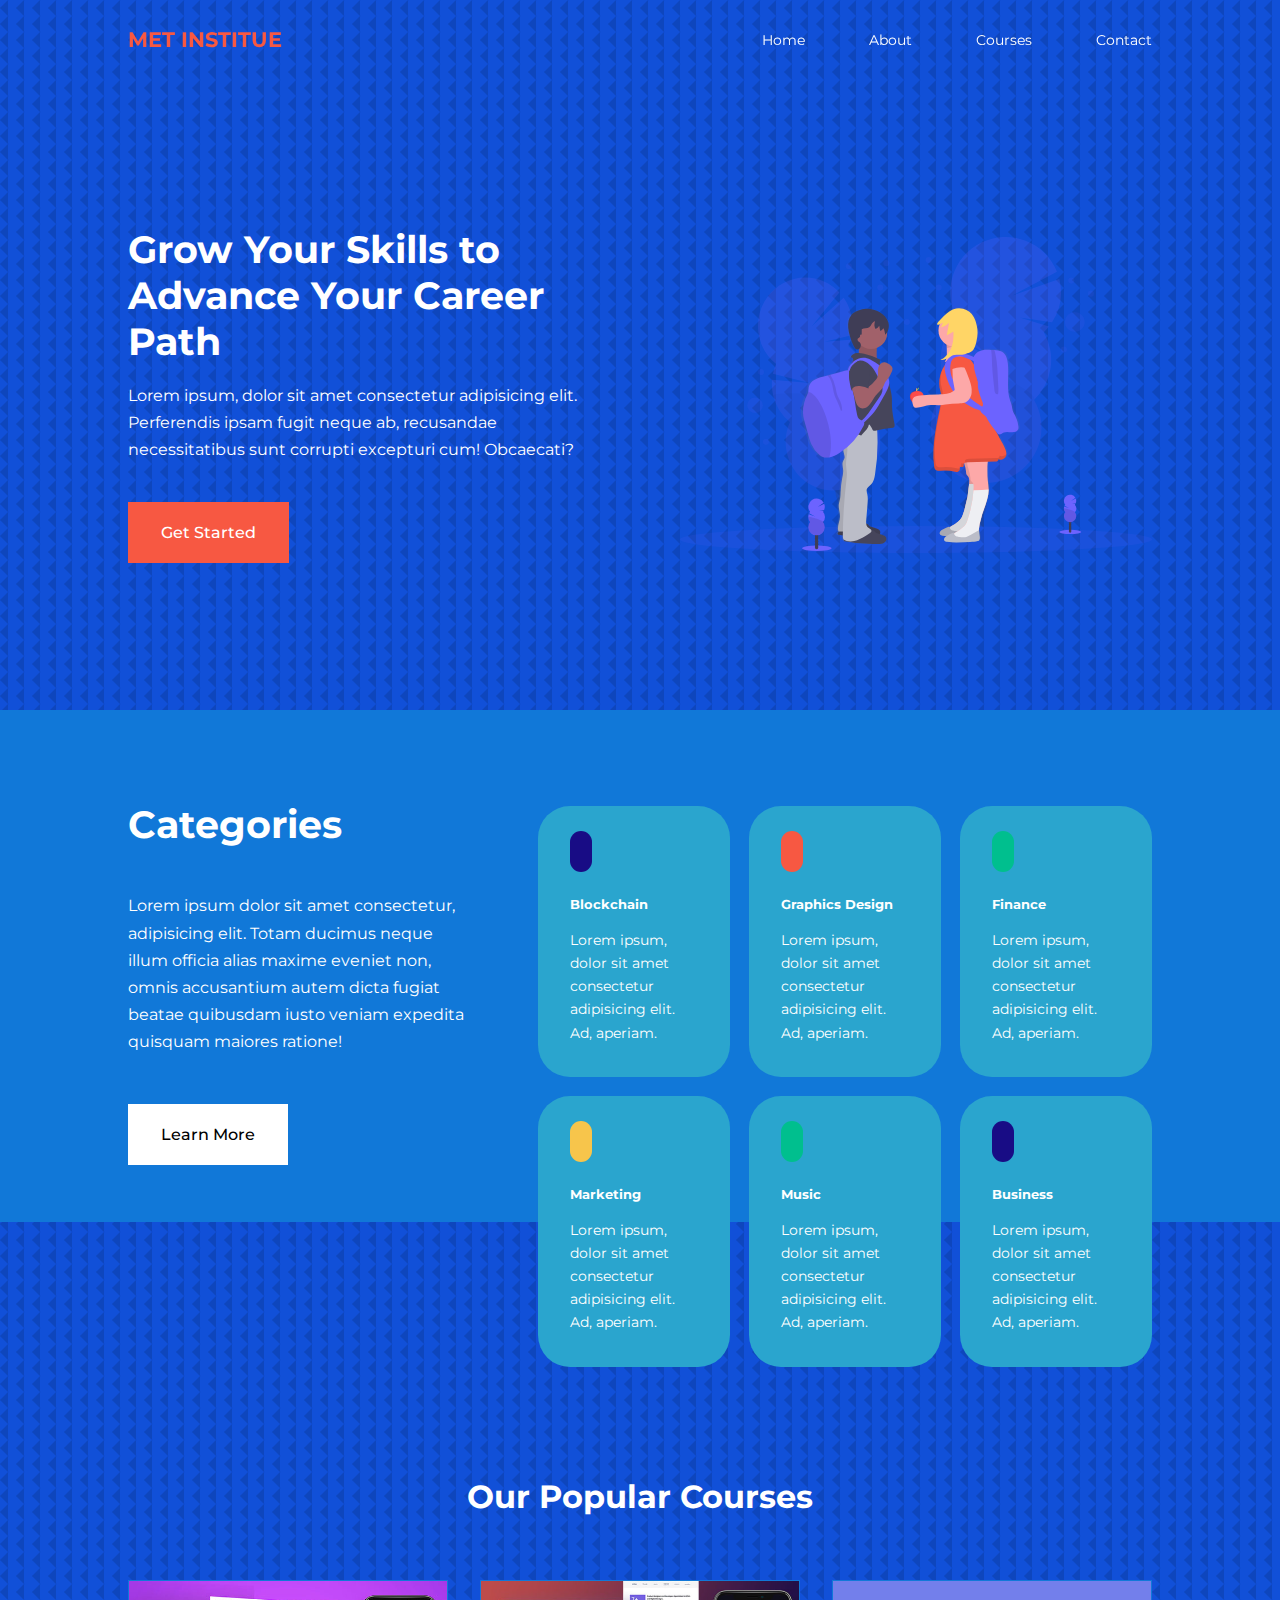
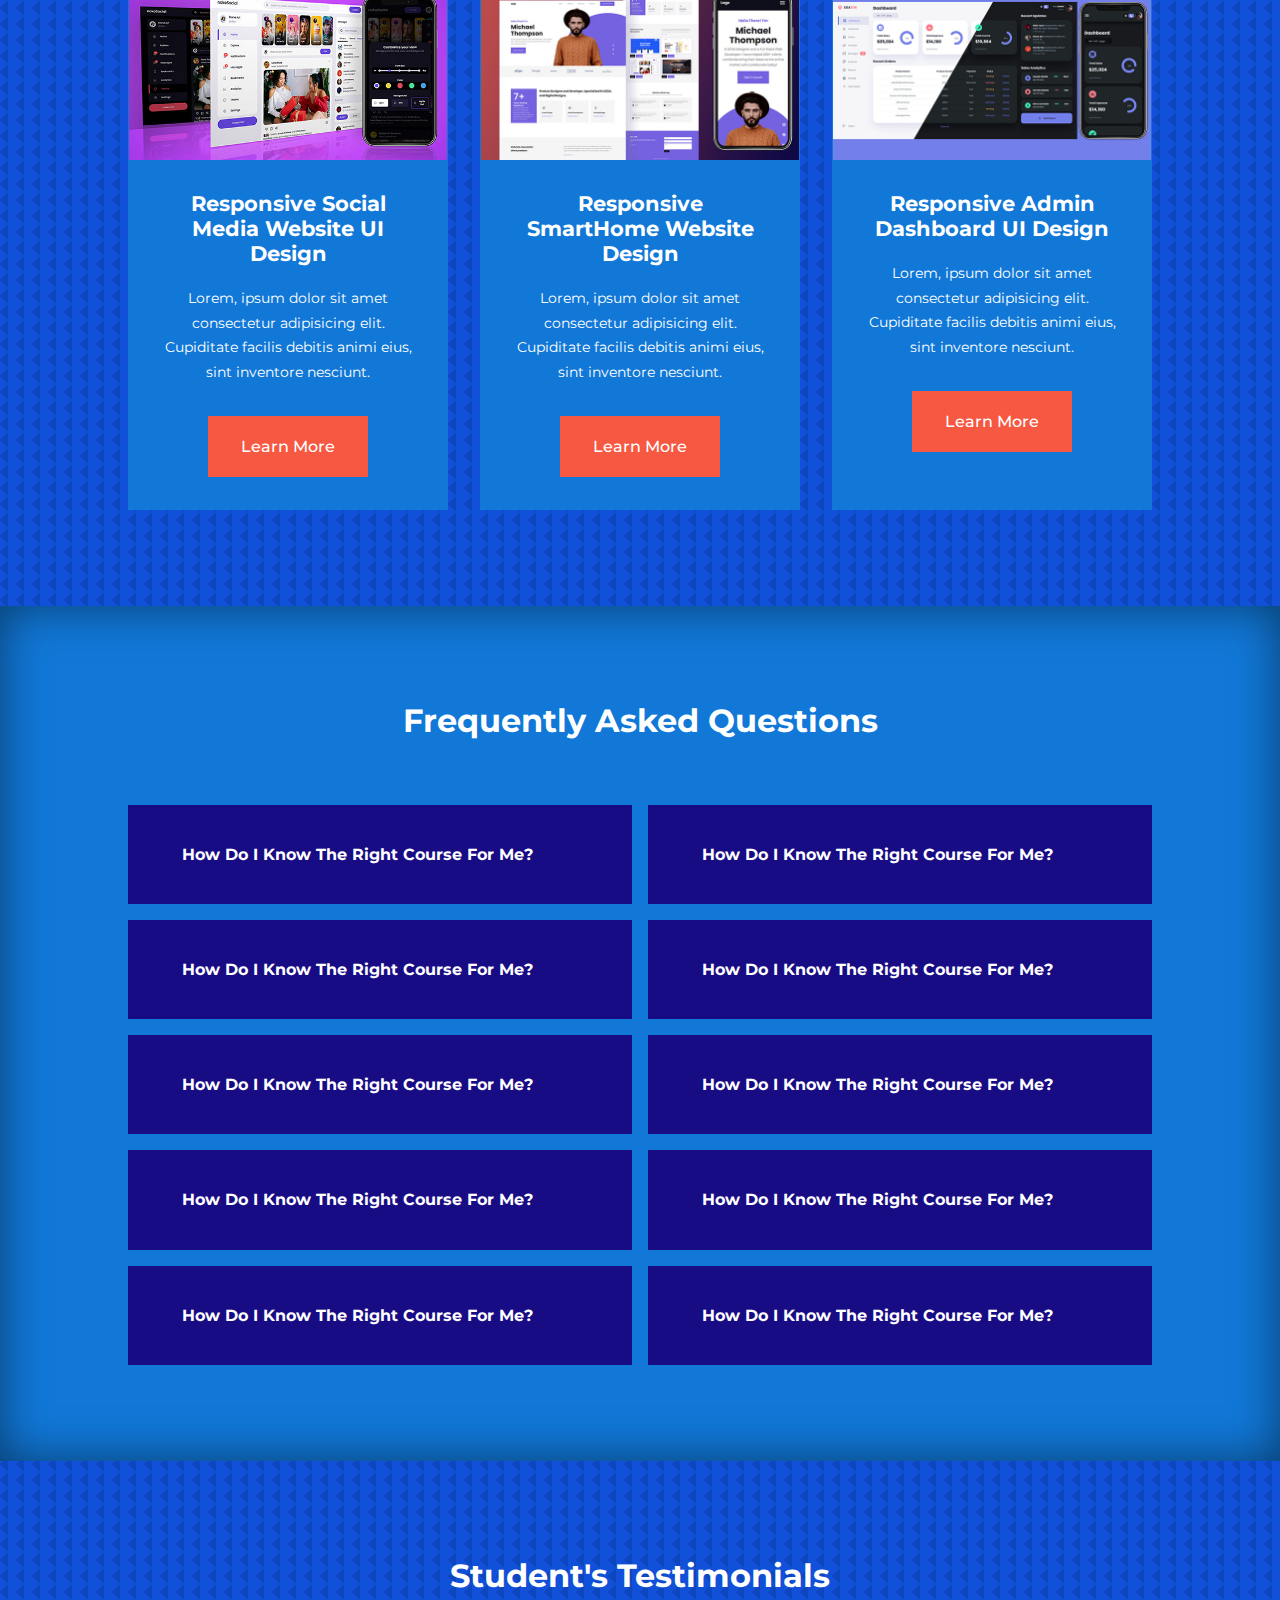
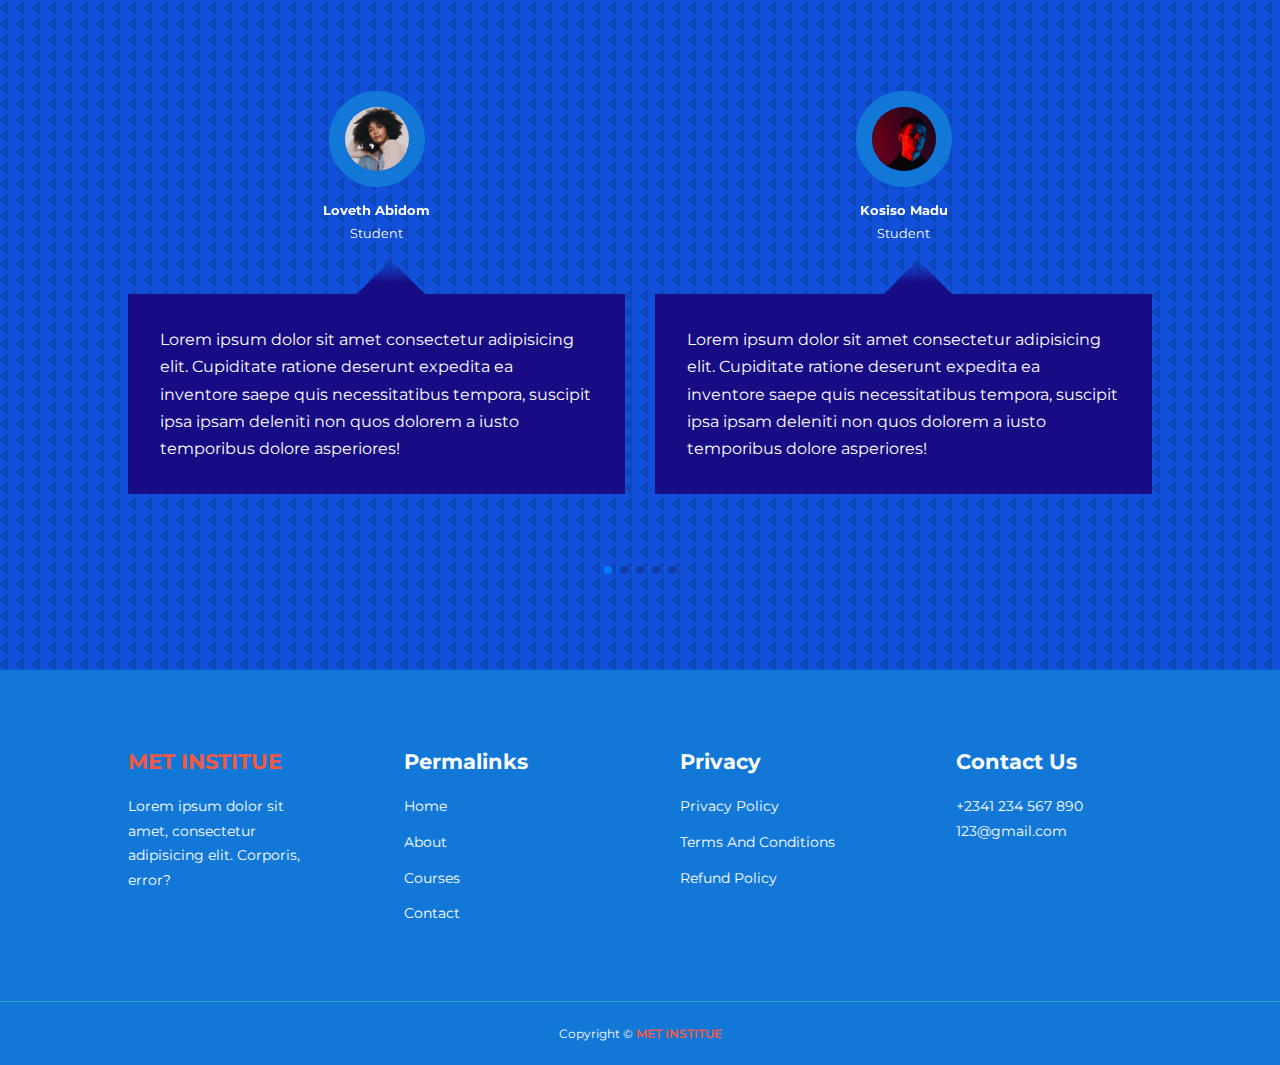
<file: index.html>
<!DOCTYPE html>
<html lang="en">
<head>
    <meta charset="UTF-8">
    <meta name="viewport" content="width=device-width, initial-scale=1.0">
    <title>MET INSTITUTE</title>
    <link rel="stylesheet" href="./css/style.css">
    <style>
        body {
            background-image: url(image/bg-texture.png);
        }
    </style>
    <link rel="stylesheet" href="https://unicons.iconscout.com/release/v4.0.8/css/line.css">
    <link rel="preconnect" href="https://fonts.googleapis.com">
<link rel="preconnect" href="https://fonts.gstatic.com" crossorigin>
<link href="https://fonts.googleapis.com/css2?family=Montserrat:ital,wght@0,300;0,400;0,600;0,700;1,800&family=Nunito:ital,wght@0,400;0,600;0,800;1,700&family=Poppins:ital,wght@0,200;0,400;0,500;1,200&display=swap" rel="stylesheet">
<link
  rel="stylesheet"
  href="https://cdn.jsdelivr.net/npm/swiper@10/swiper-bundle.min.css"/>

</head>
<body>
    <nav>
        <div class="container nav-container">
            <a href="index.html"><h4>MET INSTITUE</h4></a>
                <ul class="nav-menu">
                    <li><a href="index.html">Home</a></li>
                    <li><a href="about.html">About</a></li>
                    <li><a href="courses.html">Courses</a></li>
                    <li><a href="contact.html">Contact</a></li>
                </ul>
                <button id="open-menu-btn"><i class="uil uil-bars"></i></button>
                <button id="close-menu-btn"><i class="uil uil-multiply"></i></button>
        </div>
    </nav>

    
    <header>
        <div class="container header_container">
            <div class="header_left">
                <h1>Grow Your Skills to Advance Your Career Path</h1>
                <p>
                    Lorem ipsum, dolor sit amet consectetur adipisicing elit. Perferendis ipsam fugit neque ab, recusandae necessitatibus sunt corrupti excepturi cum! Obcaecati?
                </p>
                <a href="courses.html" class="btn btn-primary">Get Started</a>
            </div>
            <div class="header_right">
                <div class="header_right-image">
                    <img src="image/header.svg">
                </div>
            </div>
        </div>
    </header>

    <section class="categories">
        <div class="container categories_container">
            <div class="categories_left">
                <h1>Categories</h1>
                <p>Lorem ipsum dolor sit amet consectetur, adipisicing elit. Totam ducimus neque illum officia alias maxime eveniet non, omnis accusantium autem dicta fugiat beatae quibusdam iusto veniam expedita quisquam maiores ratione!</p>
                <a href="#" class="btn">Learn More</a>
            </div>
            <div class="categories_right">
                <article class="category">
                    <span class="category_icon"><i class="uil uil-bitcoin-circle"></i></span>
                    <h5>Blockchain</h5>
                    <p>Lorem ipsum, dolor sit amet consectetur adipisicing elit. Ad, aperiam.</p>
                </article>

                <article class="category">
                    <span class="category_icon"><i class="uil uil-palette"></i></span>
                    <h5>Graphics Design</h5>
                    <p>Lorem ipsum, dolor sit amet consectetur adipisicing elit. Ad, aperiam.</p>
                </article>

                <article class="category">
                    <span class="category_icon"><i class="uil uil-usd-circle"></i></span>
                    <h5>Finance</h5>
                    <p>Lorem ipsum, dolor sit amet consectetur adipisicing elit. Ad, aperiam.</p>
                </article>

                <article class="category">
                    <span class="category_icon"><i class="uil uil-megaphone"></i></span>
                    <h5>Marketing</h5>
                    <p>Lorem ipsum, dolor sit amet consectetur adipisicing elit. Ad, aperiam.</p>
                </article>

                <article class="category">
                    <span class="category_icon"><i class="uil uil-music"></i></span>
                    <h5>Music</h5>
                    <p>Lorem ipsum, dolor sit amet consectetur adipisicing elit. Ad, aperiam.</p>
                </article>

                <article class="category">
                    <span class="category_icon"><i class="uil uil-puzzle-piece"></i></span>
                    <h5>Business</h5>
                    <p>Lorem ipsum, dolor sit amet consectetur adipisicing elit. Ad, aperiam.</p>
                </article>
            </div>
        </div>
    </section>


    <section class="courses">
        <h2>Our Popular Courses</h2>
        <div class="container courses_container">
            <article class="course">
                <div class="course_image">
                    <img src="image/course1.jpg">
                </div>
                <div class="course-info">
                    <h4>Responsive Social Media Website UI Design</h4>
                    <p>
                        Lorem, ipsum dolor sit amet consectetur adipisicing elit. Cupiditate facilis debitis animi eius, sint inventore nesciunt.
                    </p>
                <a href="courses.html" class="btn btn-primary">Learn More</a>
                </div>
            </article>

            <article class="course">
                <div class="course_image">
                    <img src="image/course2.jpg">
                </div>
                <div class="course-info">
                    <h4>Responsive SmartHome Website Design</h4>
                    <p>
                       Lorem, ipsum dolor sit amet consectetur adipisicing elit. Cupiditate facilis debitis animi eius, sint inventore nesciunt.
                    </p>
                <a href="courses.html" class="btn btn-primary">Learn More</a>
                </div>
            </article>

            <article class="course">
                <div class="course_image">
                    <img src="image/course3.jpg">
                </div>
                <div class="course-info">
                    <h4>Responsive Admin Dashboard UI Design</h4>
                    <p>
                        Lorem, ipsum dolor sit amet consectetur adipisicing elit. Cupiditate facilis debitis animi eius, sint inventore nesciunt.
                    </p>
                <a href="courses.html" class="btn btn-primary">Learn More</a>
                </div>
            </article>
        </div>
    </section>

    <section class="faqs">
        <h2>Frequently Asked Questions</h2>
        <div class="container faqs_container">
            <article class="faq">
                <div class="faq_icon"><i class="uil uil-plus"></i></div>
                <div class="question_answer">
                    <h4>How Do I Know The Right Course For Me?</h4>
                    <p>
                        Lorem ipsum dolor sit, amet consectetur adipisicing elit. Architecto et tenetur quod accusamus repellat, doloremque nostrum laudantium, at, explicabo optio ipsum dolorem? Ipsum earum, sed ea quos iure veniam impedit.
                    </p>
                </div>
            </article>

            <article class="faq">
                <div class="faq_icon"><i class="uil uil-plus"></i></div>
                <div class="question_answer">
                    <h4>How Do I Know The Right Course For Me?</h4>
                    <p>
                        Lorem ipsum dolor sit, amet consectetur adipisicing elit. Architecto et tenetur quod accusamus repellat, doloremque nostrum laudantium, at, explicabo optio ipsum dolorem? Ipsum earum, sed ea quos iure veniam impedit.
                    </p>
                </div>
            </article>

            <article class="faq">
                <div class="faq_icon"><i class="uil uil-plus"></i></div>
                <div class="question_answer">
                    <h4>How Do I Know The Right Course For Me?</h4>
                    <p>
                        Lorem ipsum dolor sit, amet consectetur adipisicing elit. Architecto et tenetur quod accusamus repellat, doloremque nostrum laudantium, at, explicabo optio ipsum dolorem? Ipsum earum, sed ea quos iure veniam impedit.
                    </p>
                </div>
            </article>

            <article class="faq">
                <div class="faq_icon"><i class="uil uil-plus"></i></div>
                <div class="question_answer">
                    <h4>How Do I Know The Right Course For Me?</h4>
                    <p>
                        Lorem ipsum dolor sit, amet consectetur adipisicing elit. Architecto et tenetur quod accusamus repellat, doloremque nostrum laudantium, at, explicabo optio ipsum dolorem? Ipsum earum, sed ea quos iure veniam impedit.
                    </p>
                </div>
            </article>

            <article class="faq">
                <div class="faq_icon"><i class="uil uil-plus"></i></div>
                <div class="question_answer">
                    <h4>How Do I Know The Right Course For Me?</h4>
                    <p>
                        Lorem ipsum dolor sit, amet consectetur adipisicing elit. Architecto et tenetur quod accusamus repellat, doloremque nostrum laudantium, at, explicabo optio ipsum dolorem? Ipsum earum, sed ea quos iure veniam impedit.
                    </p>
                </div>
            </article>

            <article class="faq">
                <div class="faq_icon"><i class="uil uil-plus"></i></div>
                <div class="question_answer">
                    <h4>How Do I Know The Right Course For Me?</h4>
                    <p>
                        Lorem ipsum dolor sit, amet consectetur adipisicing elit. Architecto et tenetur quod accusamus repellat, doloremque nostrum laudantium, at, explicabo optio ipsum dolorem? Ipsum earum, sed ea quos iure veniam impedit.
                    </p>
                </div>
            </article>

            <article class="faq">
                <div class="faq_icon"><i class="uil uil-plus"></i></div>
                <div class="question_answer">
                    <h4>How Do I Know The Right Course For Me?</h4>
                    <p>
                        Lorem ipsum dolor sit, amet consectetur adipisicing elit. Architecto et tenetur quod accusamus repellat, doloremque nostrum laudantium, at, explicabo optio ipsum dolorem? Ipsum earum, sed ea quos iure veniam impedit.
                    </p>
                </div>
            </article>

            <article class="faq">
                <div class="faq_icon"><i class="uil uil-plus"></i></div>
                <div class="question_answer">
                    <h4>How Do I Know The Right Course For Me?</h4>
                    <p>
                        Lorem ipsum dolor sit, amet consectetur adipisicing elit. Architecto et tenetur quod accusamus repellat, doloremque nostrum laudantium, at, explicabo optio ipsum dolorem? Ipsum earum, sed ea quos iure veniam impedit.
                    </p>
                </div>
            </article>

            <article class="faq">
                <div class="faq_icon"><i class="uil uil-plus"></i></div>
                <div class="question_answer">
                    <h4>How Do I Know The Right Course For Me?</h4>
                    <p>
                        Lorem ipsum dolor sit, amet consectetur adipisicing elit. Architecto et tenetur quod accusamus repellat, doloremque nostrum laudantium, at, explicabo optio ipsum dolorem? Ipsum earum, sed ea quos iure veniam impedit.
                    </p>
                </div>
            </article>

            <article class="faq">
                <div class="faq_icon"><i class="uil uil-plus"></i></div>
                <div class="question_answer">
                    <h4>How Do I Know The Right Course For Me?</h4>
                    <p>
                        Lorem ipsum dolor sit, amet consectetur adipisicing elit. Architecto et tenetur quod accusamus repellat, doloremque nostrum laudantium, at, explicabo optio ipsum dolorem? Ipsum earum, sed ea quos iure veniam impedit.
                    </p>
                </div>
            </article>
        </div>
    </section>

    <section class="container testimonials_container mySwiper">
        <h2>Student's Testimonials</h2>
        <div class="swiper-wrapper">
            <article class="testimonial swiper-slide">
                <div class="avatar">
                    <img src="image/avatar1.jpg">
                </div>
                <div class="testimonial_info">
                    <h5>Loveth Abidom </h5>
                    <small>Student</small>
                </div>
                <div class="testimonial_body">
                    <p>
                        Lorem ipsum dolor sit amet consectetur adipisicing elit. Cupiditate ratione deserunt expedita ea inventore saepe quis necessitatibus tempora, suscipit ipsa ipsam deleniti non quos dolorem a iusto temporibus dolore asperiores!
                    </p>
                </div>
            </article>

            <article class="testimonial swiper-slide">
                <div class="avatar">
                    <img src="image/avatar2.jpg">
                </div>
                <div class="testimonial_info">
                    <h5>Kosiso Madu</h5>
                    <small>Student</small>
                </div>
                <div class="testimonial_body">
                    <p>
                        Lorem ipsum dolor sit amet consectetur adipisicing elit. Cupiditate ratione deserunt expedita ea inventore saepe quis necessitatibus tempora, suscipit ipsa ipsam deleniti non quos dolorem a iusto temporibus dolore asperiores!
                    </p>
                </div>
            </article>

            <article class="testimonial swiper-slide">
                <div class="avatar">
                    <img src="image/avatar3.jpg">
                </div>
                <div class="testimonial_info">
                    <h5>Jeremahia Akoi</h5>
                    <small>Student</small>
                </div>
                <div class="testimonial_body">
                    <p>
                        Lorem ipsum dolor sit amet consectetur adipisicing elit. Cupiditate ratione deserunt expedita ea inventore saepe quis necessitatibus tempora, suscipit ipsa ipsam deleniti non quos dolorem a iusto temporibus dolore asperiores!
                    </p>
                </div>
            </article>

            <article class="testimonial swiper-slide">
                <div class="avatar">
                    <img src="image/avatar4.jpg">
                </div>
                <div class="testimonial_info">
                    <h5>Grace Desmond</h5>
                    <small>Student</small>
                </div>
                <div class="testimonial_body">
                    <p>
                        Lorem ipsum dolor sit amet consectetur adipisicing elit. Cupiditate ratione deserunt expedita ea inventore saepe quis necessitatibus tempora, suscipit ipsa ipsam deleniti non quos dolorem a iusto temporibus dolore asperiores!
                    </p>
                </div>
            </article>

            <article class="testimonial swiper-slide">
                <div class="avatar">
                    <img src="image/avatar5.jpg">
                </div>
                <div class="testimonial_info">
                    <h5>Blessings Adamu</h5>
                    <small>Student</small>
                </div>
                <div class="testimonial_body">
                    <p>
                        Lorem ipsum dolor sit amet consectetur adipisicing elit. Cupiditate ratione deserunt expedita ea inventore saepe quis necessitatibus tempora, suscipit ipsa ipsam deleniti non quos dolorem a iusto temporibus dolore asperiores!
                    </p>
                </div>
            </article>

            <article class="testimonial swiper-slide">
                <div class="avatar">
                    <img src="image/avatar6.jpg">
                </div>
                <div class="testimonial_info">
                    <h5>Clerence Ikem</h5>
                    <small>Graphics Designer</small>
                </div>
                <div class="testimonial_body">
                    <p>
                        Lorem ipsum dolor sit amet consectetur adipisicing elit. Cupiditate ratione deserunt expedita ea inventore saepe quis necessitatibus tempora, suscipit ipsa ipsam deleniti non quos dolorem a iusto temporibus dolore asperiores!
                    </p>
                </div>
            </article>
        </div>
        <div class="swiper-pagination"></div>
    </section>

    <footer class="footer">
        <div class="container footer_container">
            <div class="footer_1">
                <a href="index.html" class="footer_logo"><h4>MET INSTITUE</h4></a>
                <p>
                    Lorem ipsum dolor sit amet, consectetur adipisicing elit. Corporis, error?
                </p>
            </div>

            <div class="footer_2">
              <h4>Permalinks</h4>
              <ul class="permalinks">
                <li><a href="index.html">Home</a></li>
                <li><a href="about.html">About</a></li>
                <li><a href="courses.html">Courses</a></li>
                <li><a href="contact.html">Contact</a></li>
              </ul>
            </div>


            <div class="footer_3">
                <h4>Privacy</h4>
                <ul class="privacy">
                    <li><a href="#">Privacy Policy</a></li>
                    <li><a href="#">Terms And Conditions</a></li>
                    <li><a href="#">Refund Policy</a></li>
                </ul>
            </div>


            <div class="footer_4">
                <h4>Contact Us</h4>
                <div>
                    <p>+2341 234 567 890</p>
                    <p>123@gmail.com</p>
                </div>

                <ul class="footer_socials">
                    <li>
                        <a href="#"><i class="uil uil-facebook-f"></i></a>
                    </li>
                    <li>
                        <a href="#"><i class="uil uil-instagram-alt"></i></a>
                    </li>
                    <li>
                        <a href="#"><i class="uil uil-twitter"></i></a>
                    </li>
                    <li>
                        <a href="#"><i class="uil uil-linkedin-alt"></i></a>
                    </li>
                    <li>
                        <a href="#"><i class="uil uil-whatsapp"></i></a>
                    </li>
                </ul>
            </div>     
        </div>
        <div class="footer_copyright">
            <small>Copyright &copy; <a href="index.html">MET INSTITUE</a></small>
        </div>
    </footer>





    <script src="https://cdn.jsdelivr.net/npm/swiper@10/swiper-bundle.min.js"></script>
    <script src="main.js"></script>

    <script>
         var swiper = new Swiper(".mySwiper", {
      slidesPerView: 1,
      spaceBetween: 30,
      pagination: {
        el: ".swiper-pagination",
        clickable: true,
      },
      breakpoints: {
        600: {
            slidesPerView: 2
        }
      }
    });
    </script>
</body>
</html>
</file>
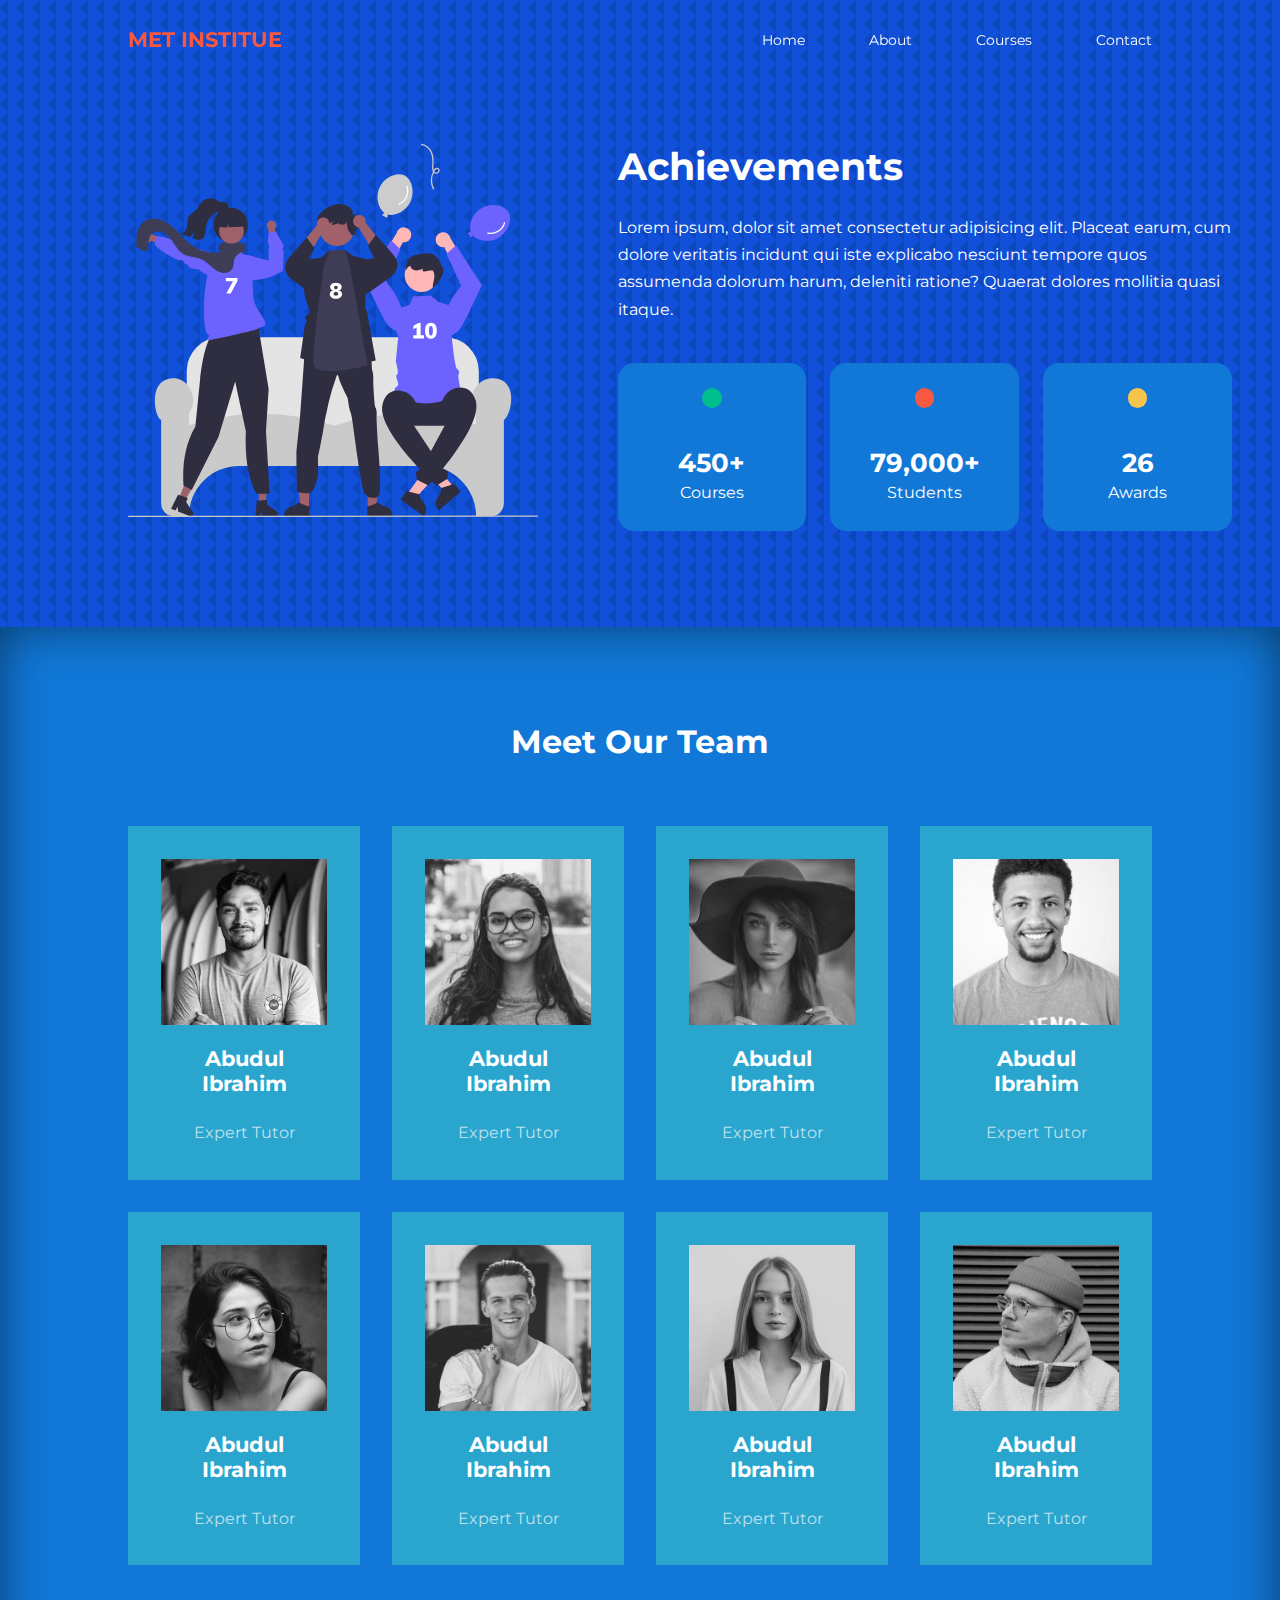
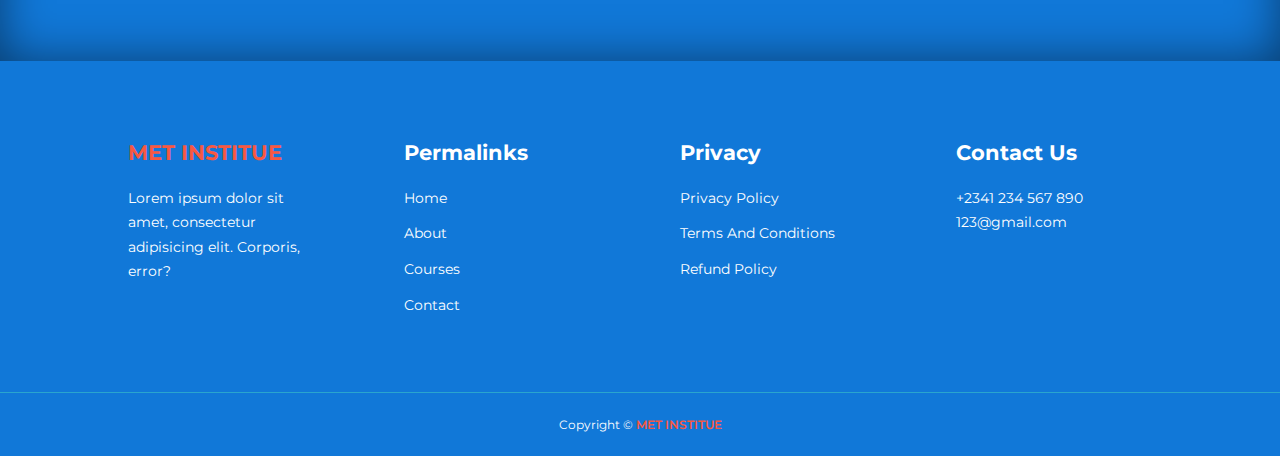
<file: about.html>
<!DOCTYPE html>
<html lang="en">
<head>
    <meta charset="UTF-8">
    <meta name="viewport" content="width=device-width, initial-scale=1.0">
    <title>MET INSTITUTE</title>
    <link rel="stylesheet" href="./css/style.css">
    <link rel="stylesheet" href="./css/about.css">
    <style>
        body {
            background-image: url(image/bg-texture.png);
        }
    </style>
    <link rel="stylesheet" href="https://unicons.iconscout.com/release/v4.0.8/css/line.css">
    <link rel="preconnect" href="https://fonts.googleapis.com">
<link rel="preconnect" href="https://fonts.gstatic.com" crossorigin>
<link href="https://fonts.googleapis.com/css2?family=Montserrat:ital,wght@0,300;0,400;0,600;0,700;1,800&family=Nunito:ital,wght@0,400;0,600;0,800;1,700&family=Poppins:ital,wght@0,200;0,400;0,500;1,200&display=swap" rel="stylesheet">
 
</head>
<body>
    <nav>
        <div class="container nav-container">
            <a href="index.html"><h4>MET INSTITUE</h4></a>
                <ul class="nav-menu">
                    <li><a href="index.html">Home</a></li>
                    <li><a href="about.html">About</a></li>
                    <li><a href="courses.html">Courses</a></li>
                    <li><a href="contact.html">Contact</a></li>
                </ul>
                <button id="open-menu-btn"><i class="uil uil-bars"></i></button>
                <button id="close-menu-btn"><i class="uil uil-multiply"></i></button>
        </div>
    </nav>

    <section class="about_achievement">
        <div class="container about_achievements-container">
            <div class="about_achievements-left">
                <img src="image/about achievements.svg">
            </div>
            <div class="about_achievements-right">
                <h1>Achievements</h1>
                <p>
                    Lorem ipsum, dolor sit amet consectetur adipisicing elit. Placeat earum, cum dolore veritatis incidunt qui iste explicabo nesciunt tempore quos assumenda dolorum harum, deleniti ratione? Quaerat dolores mollitia quasi itaque.
                </p>
                <div class="achievement_cards">
                    <article class="archievement_card">
                        <span class="achievement_icon">
                            <i class="uil uil-presentation-play"></i>
                        </span>
                        <h3>450+</h3>
                        <p>Courses</p>
                    </article>

                    <article class="archievement_card">
                        <span class="achievement_icon">
                            <i class="uil uil-users-alt"></i>
                        </span>
                        <h3>79,000+</h3>
                        <p>Students</p>
                    </article>

                    <article class="archievement_card">
                        <span class="achievement_icon">
                            <i class="uil uil-trophy"></i>
                        </span>
                        <h3>26</h3>
                        <p>Awards</p>
                    </article>
                </div>
            </div>
        </div>
    </section>


    <section class="team">
        <h2>Meet Our Team</h2>
        <div class="container team_container">
            <article class="team_member">
                <div class="team_member-image">
                    <img src="image/tm1.jpg">
                </div>
                <div class="team_member-info">
                    <h4>Abudul Ibrahim</h4>
                    <p>Expert Tutor</p>
                </div>
                <div class="team_member-socials">
                    <a href="https://instagram.com" target="_blank"><i class="uil uil-instagram"></i></a>
                    <a href="https://twitter.com" target="_blank"><i class="uil uil-twitter"></i></a>
                    <a href="https://facebook.com" target="_blank"><i class="uil uil-facebook"></i></a>
                </div>
            </article>

            <article class="team_member">
                <div class="team_member-image">
                    <img src="image/tm2.jpg">
                </div>
                <div class="team_member-info">
                    <h4>Abudul Ibrahim</h4>
                    <p>Expert Tutor</p>
                </div>
                <div class="team_member-socials">
                    <a href="https://instagram.com" target="_blank"><i class="uil uil-instagram"></i></a>
                    <a href="https://twitter.com" target="_blank"><i class="uil uil-twitter"></i></a>
                    <a href="https://facebook.com" target="_blank"><i class="uil uil-facebook"></i></a>
                </div>
            </article>

            <article class="team_member">
                <div class="team_member-image">
                    <img src="image/tm3.jpg">
                </div>
                <div class="team_member-info">
                    <h4>Abudul Ibrahim</h4>
                    <p>Expert Tutor</p>
                </div>
                <div class="team_member-socials">
                    <a href="https://instagram.com" target="_blank"><i class="uil uil-instagram"></i></a>
                    <a href="https://twitter.com" target="_blank"><i class="uil uil-twitter"></i></a>
                    <a href="https://facebook.com" target="_blank"><i class="uil uil-facebook"></i></a>
                </div>
            </article>

            <article class="team_member">
                <div class="team_member-image">
                    <img src="image/tm4.jpg">
                </div>
                <div class="team_member-info">
                    <h4>Abudul Ibrahim</h4>
                    <p>Expert Tutor</p>
                </div>
                <div class="team_member-socials">
                    <a href="https://instagram.com" target="_blank"><i class="uil uil-instagram"></i></a>
                    <a href="https://twitter.com" target="_blank"><i class="uil uil-twitter"></i></a>
                    <a href="https://facebook.com" target="_blank"><i class="uil uil-facebook"></i></a>
                </div>
            </article>

            <article class="team_member">
                <div class="team_member-image">
                    <img src="image/tm5.jpg">
                </div>
                <div class="team_member-info">
                    <h4>Abudul Ibrahim</h4>
                    <p>Expert Tutor</p>
                </div>
                <div class="team_member-socials">
                    <a href="https://instagram.com" target="_blank"><i class="uil uil-instagram"></i></a>
                    <a href="https://twitter.com" target="_blank"><i class="uil uil-twitter"></i></a>
                    <a href="https://facebook.com" target="_blank"><i class="uil uil-facebook"></i></a>
                </div>
            </article>

            <article class="team_member">
                <div class="team_member-image">
                    <img src="image/tm6.jpg">
                </div>
                <div class="team_member-info">
                    <h4>Abudul Ibrahim</h4>
                    <p>Expert Tutor</p>
                </div>
                <div class="team_member-socials">
                    <a href="https://instagram.com" target="_blank"><i class="uil uil-instagram"></i></a>
                    <a href="https://twitter.com" target="_blank"><i class="uil uil-twitter"></i></a>
                    <a href="https://facebook.com" target="_blank"><i class="uil uil-facebook"></i></a>
                </div>
            </article>

            <article class="team_member">
                <div class="team_member-image">
                    <img src="image/tm7.jpg">
                </div>
                <div class="team_member-info">
                    <h4>Abudul Ibrahim</h4>
                    <p>Expert Tutor</p>
                </div>
                <div class="team_member-socials">
                    <a href="https://instagram.com" target="_blank"><i class="uil uil-instagram"></i></a>
                    <a href="https://twitter.com" target="_blank"><i class="uil uil-twitter"></i></a>
                    <a href="https://facebook.com" target="_blank"><i class="uil uil-facebook"></i></a>
                </div>
            </article>

            <article class="team_member">
                <div class="team_member-image">
                    <img src="image/tm8.jpg">
                </div>
                <div class="team_member-info">
                    <h4>Abudul Ibrahim</h4>
                    <p>Expert Tutor</p>
                </div>
                <div class="team_member-socials">
                    <a href="https://instagram.com" target="_blank"><i class="uil uil-instagram"></i></a>
                    <a href="https://twitter.com" target="_blank"><i class="uil uil-twitter"></i></a>
                    <a href="https://facebook.com" target="_blank"><i class="uil uil-facebook"></i></a>
                </div>
            </article>
        </div>
    </section>


    <footer class="footer">
        <div class="container footer_container">
            <div class="footer_1">
                <a href="index.html" class="footer_logo"><h4>MET INSTITUE</h4></a>
                <p>
                    Lorem ipsum dolor sit amet, consectetur adipisicing elit. Corporis, error?
                </p>
            </div>

            <div class="footer_2">
              <h4>Permalinks</h4>
              <ul class="permalinks">
                <li><a href="index.html">Home</a></li>
                <li><a href="about.html">About</a></li>
                <li><a href="courses.html">Courses</a></li>
                <li><a href="contact.html">Contact</a></li>
              </ul>
            </div>


            <div class="footer_3">
                <h4>Privacy</h4>
                <ul class="privacy">
                    <li><a href="#">Privacy Policy</a></li>
                    <li><a href="#">Terms And Conditions</a></li>
                    <li><a href="#">Refund Policy</a></li>
                </ul>
            </div>


            <div class="footer_4">
                <h4>Contact Us</h4>
                <div>
                    <p>+2341 234 567 890</p>
                    <p>123@gmail.com</p>
                </div>

                <ul class="footer_socials">
                    <li>
                        <a href="#"><i class="uil uil-facebook-f"></i></a>
                    </li>
                    <li>
                        <a href="#"><i class="uil uil-instagram-alt"></i></a>
                    </li>
                    <li>
                        <a href="#"><i class="uil uil-twitter"></i></a>
                    </li>
                    <li>
                        <a href="#"><i class="uil uil-linkedin-alt"></i></a>
                    </li>
                    <li>
                        <a href="#"><i class="uil uil-whatsapp"></i></a>
                    </li>
                </ul>
            </div>     
        </div>
        <div class="footer_copyright">
            <small>Copyright &copy; <a href="index.html">MET INSTITUE</a></small>
        </div>
    </footer>




    <script src="main.js"></script>




</body>
</html>
</file>
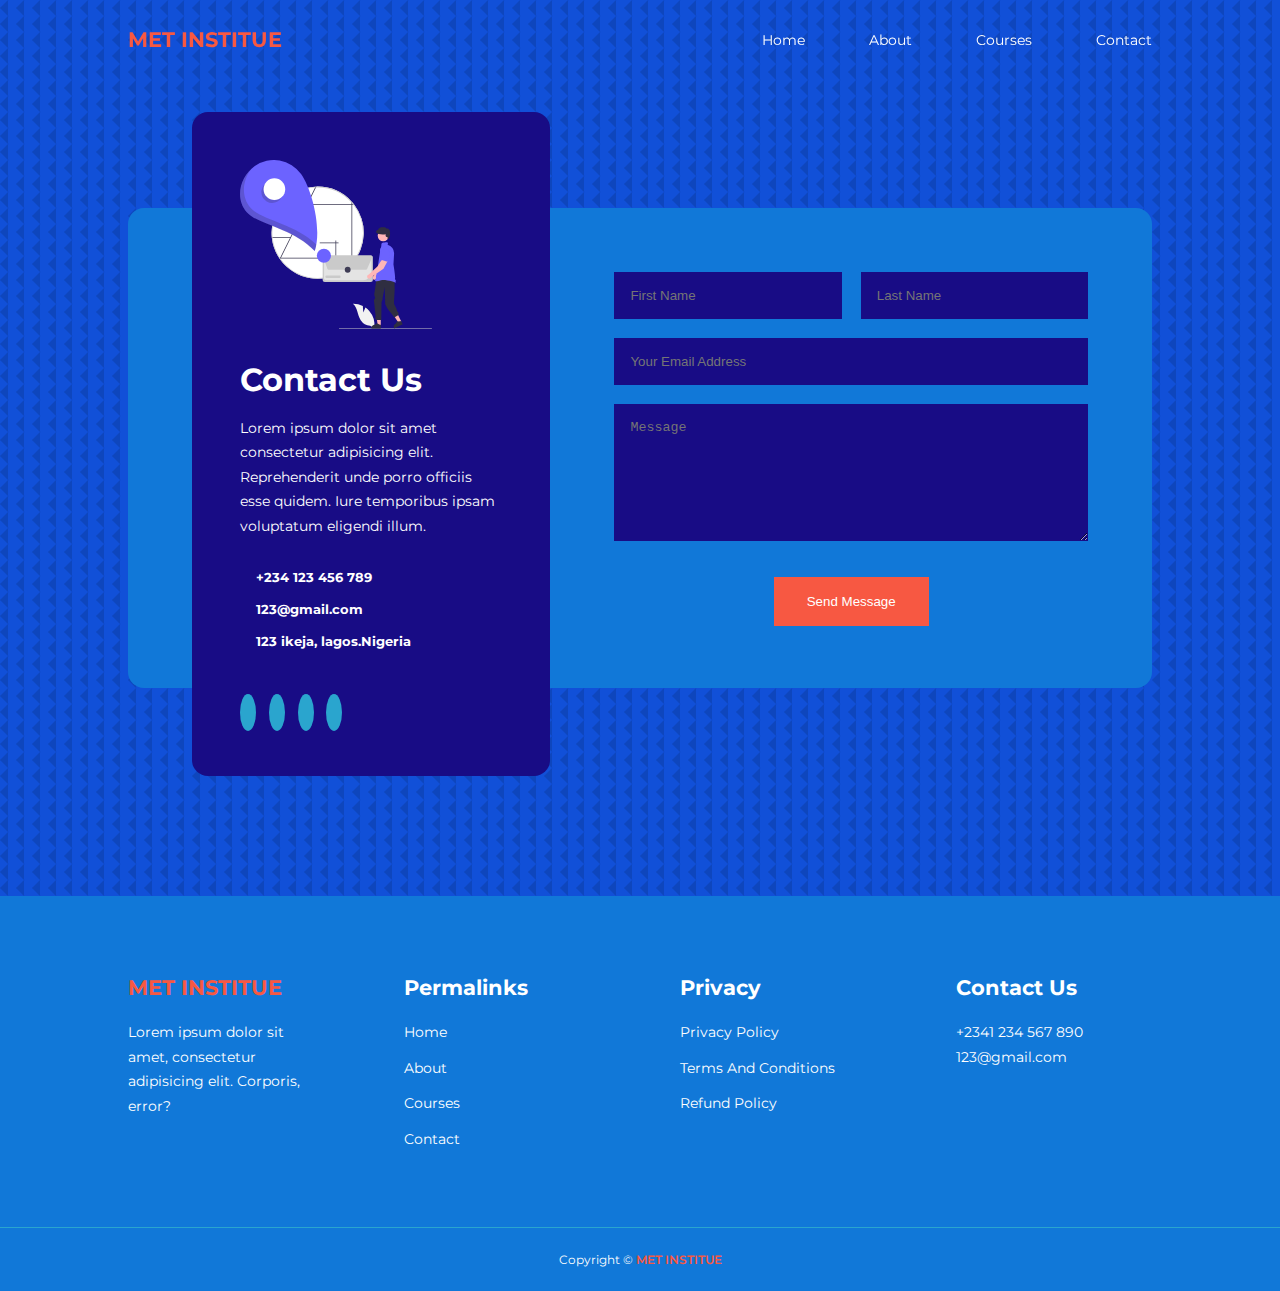
<file: contact.html>
<!DOCTYPE html>
<html lang="en">
<head>
    <meta charset="UTF-8">
    <meta name="viewport" content="width=device-width, initial-scale=1.0">
    <title>MET INSTITUTE</title>
    <link rel="stylesheet" href="./css/style.css">
    <link rel="stylesheet" href="./css/contact.css">
    <style>
        body {
            background-image: url(image/bg-texture.png);
        }
    </style>
    <link rel="stylesheet" href="https://unicons.iconscout.com/release/v4.0.8/css/line.css">
    <link rel="preconnect" href="https://fonts.googleapis.com">
<link rel="preconnect" href="https://fonts.gstatic.com" crossorigin>
<link href="https://fonts.googleapis.com/css2?family=Montserrat:ital,wght@0,300;0,400;0,600;0,700;1,800&family=Nunito:ital,wght@0,400;0,600;0,800;1,700&family=Poppins:ital,wght@0,200;0,400;0,500;1,200&display=swap" rel="stylesheet">
 
</head>
<body>
    <nav>
        <div class="container nav-container">
            <a href="index.html"><h4>MET INSTITUE</h4></a>
                <ul class="nav-menu">
                    <li><a href="index.html">Home</a></li>
                    <li><a href="about.html">About</a></li>
                    <li><a href="courses.html">Courses</a></li>
                    <li><a href="contact.html">Contact</a></li>
                </ul>
                <button id="open-menu-btn"><i class="uil uil-bars"></i></button>
                <button id="close-menu-btn"><i class="uil uil-multiply"></i></button>
        </div>
    </nav>


    <section class="contact">
        <div class="container content_container">
            <aside class="contact_aside">
                <div class="aside_image">
                    <img src="image/contact.svg">
                </div>
                <h2>Contact Us</h2>
                <p>
                    Lorem ipsum dolor sit amet consectetur adipisicing elit. Reprehenderit unde porro officiis esse quidem. Iure temporibus ipsam voluptatum eligendi illum.
                </p>
                <ul class="contact_details">
                    <li>
                        <i class="uil uil-phone-times"></i>
                        <h5>+234 123 456 789</h5>
                    </li>
                    <li>
                        <i class="uil uil-envelope"></i>
                        <h5>123@gmail.com</h5>
                    </li>
                    <li>
                        <i class="uil uil-location-point"></i> 
                        <h5>123 ikeja, lagos.Nigeria</h5>
                    </li>
                </ul>
                <ul class="contact_socials">
                    <li><a href="https://facebook.com"><i class="uil uil-facebook-f"></i></a></li>
                    <li><a href="https://instagram.com"><i class="uil uil-instagram"></i></a></li>
                    <li><a href="https://twitter.com"><i class="uil uil-twitter"></i></a></li>
                    <li><a href="https://linkedin.com"><i class="uil uil-linkedin-alt"></i></a></li>
                </ul>
            </aside>


            <form action="https://formspree.io/f/xoqodooj" method="post" class="contact_form">
                <div class="form_name">
                    <input type="text" name="First Name" placeholder="First Name" required>
                    <input type="text" name="Last Name" placeholder="Last Name" required>
                </div>
                <input type="email" name="Email Address" placeholder="Your Email Address" required>
                <textarea name="Massage" rows="7" placeholder="Message" required></textarea>
                <button type="submit" class="btn btn-primary">Send Message</button>
            </form>
        </div>
    </section>



<footer class="footer">
    <div class="container footer_container">
        <div class="footer_1">
            <a href="index.html" class="footer_logo"><h4>MET INSTITUE</h4></a>
            <p>
                Lorem ipsum dolor sit amet, consectetur adipisicing elit. Corporis, error?
            </p>
        </div>

        <div class="footer_2">
          <h4>Permalinks</h4>
          <ul class="permalinks">
            <li><a href="index.html">Home</a></li>
            <li><a href="about.html">About</a></li>
            <li><a href="courses.html">Courses</a></li>
            <li><a href="contact.html">Contact</a></li>
          </ul>
        </div>


        <div class="footer_3">
            <h4>Privacy</h4>
            <ul class="privacy">
                <li><a href="#">Privacy Policy</a></li>
                <li><a href="#">Terms And Conditions</a></li>
                <li><a href="#">Refund Policy</a></li>
            </ul>
        </div>


        <div class="footer_4">
            <h4>Contact Us</h4>
            <div>
                <p>+2341 234 567 890</p>
                <p>123@gmail.com</p>
            </div>

            <ul class="footer_socials">
                <li>
                    <a href="#"><i class="uil uil-facebook-f"></i></a>
                </li>
                <li>
                    <a href="#"><i class="uil uil-instagram-alt"></i></a>
                </li>
                <li>
                    <a href="#"><i class="uil uil-twitter"></i></a>
                </li>
                <li>
                    <a href="#"><i class="uil uil-linkedin-alt"></i></a>
                </li>
                <li>
                    <a href="#"><i class="uil uil-whatsapp"></i></a>
                </li>
            </ul>
        </div>     
    </div>
    <div class="footer_copyright">
        <small>Copyright &copy; <a href="index.html">MET INSTITUE</a></small>
    </div>
</footer>




<script src="main.js"></script>




</body>
</html>
</file>
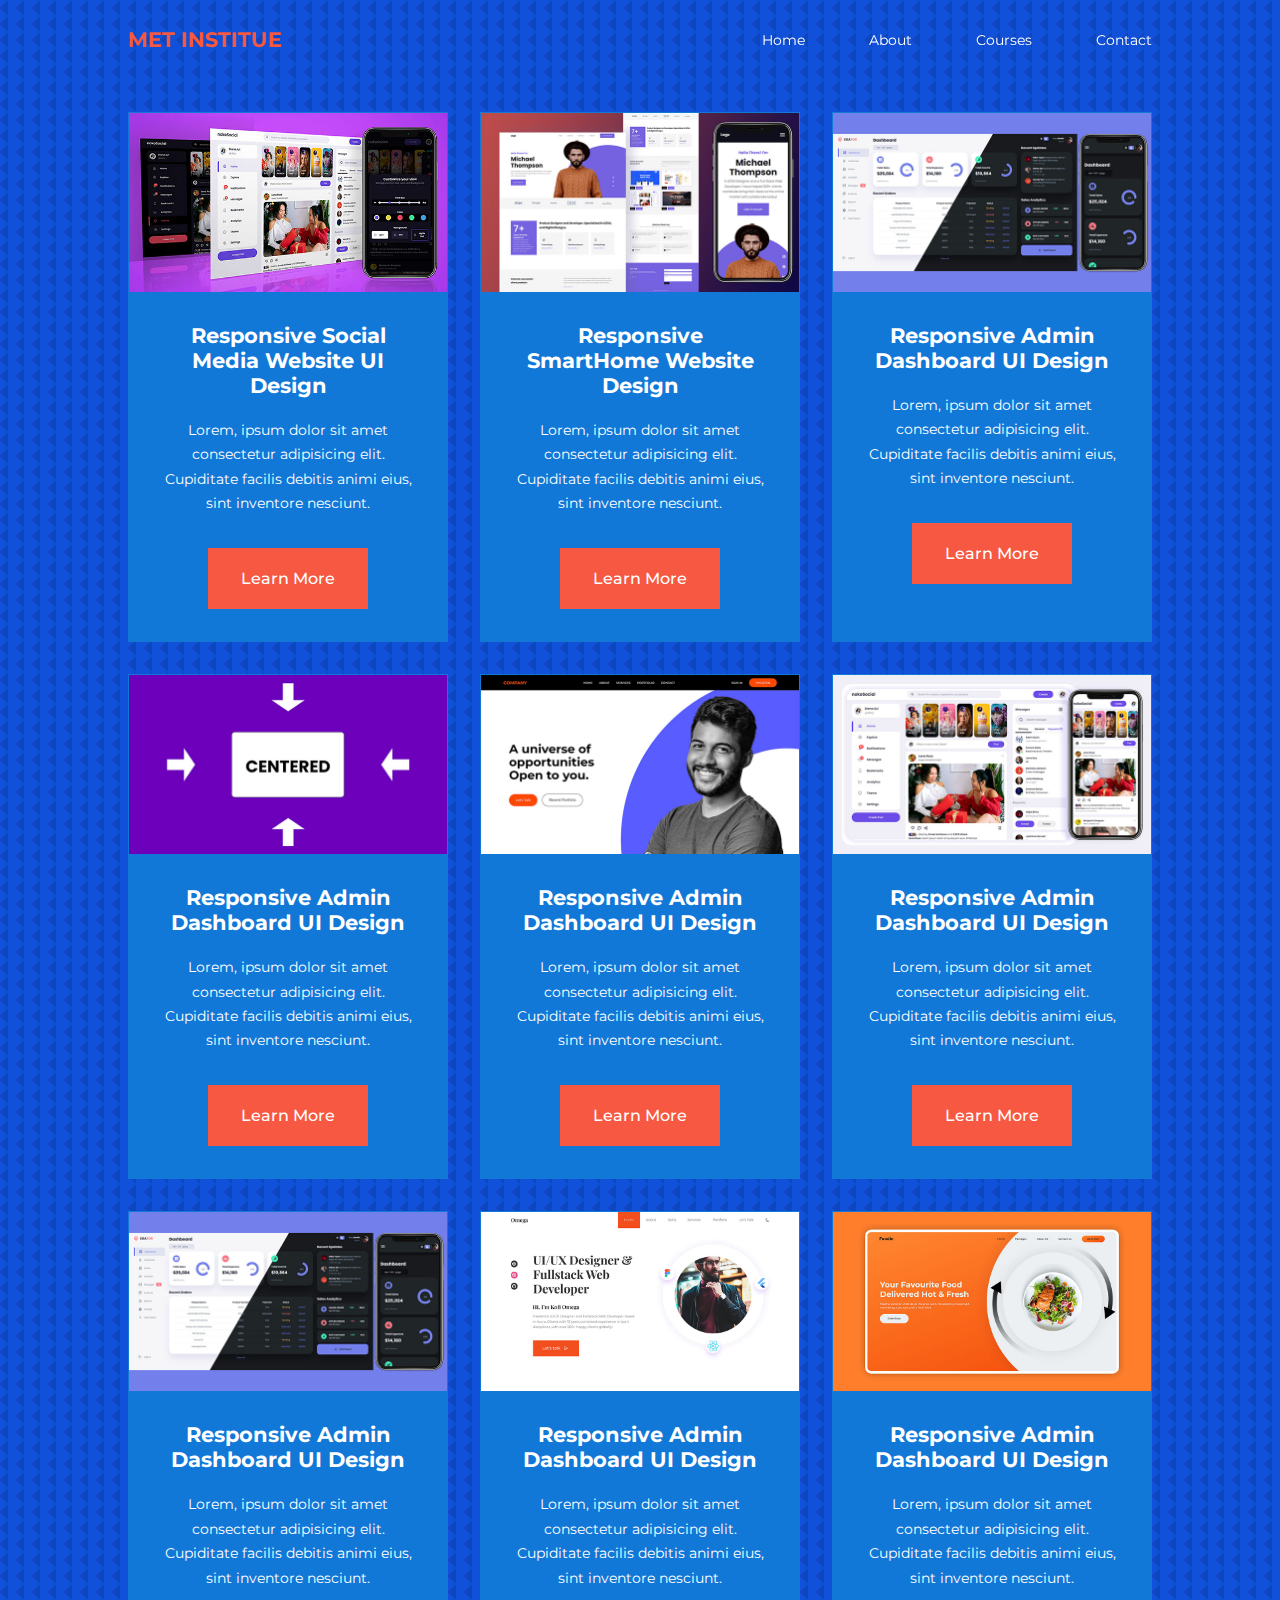
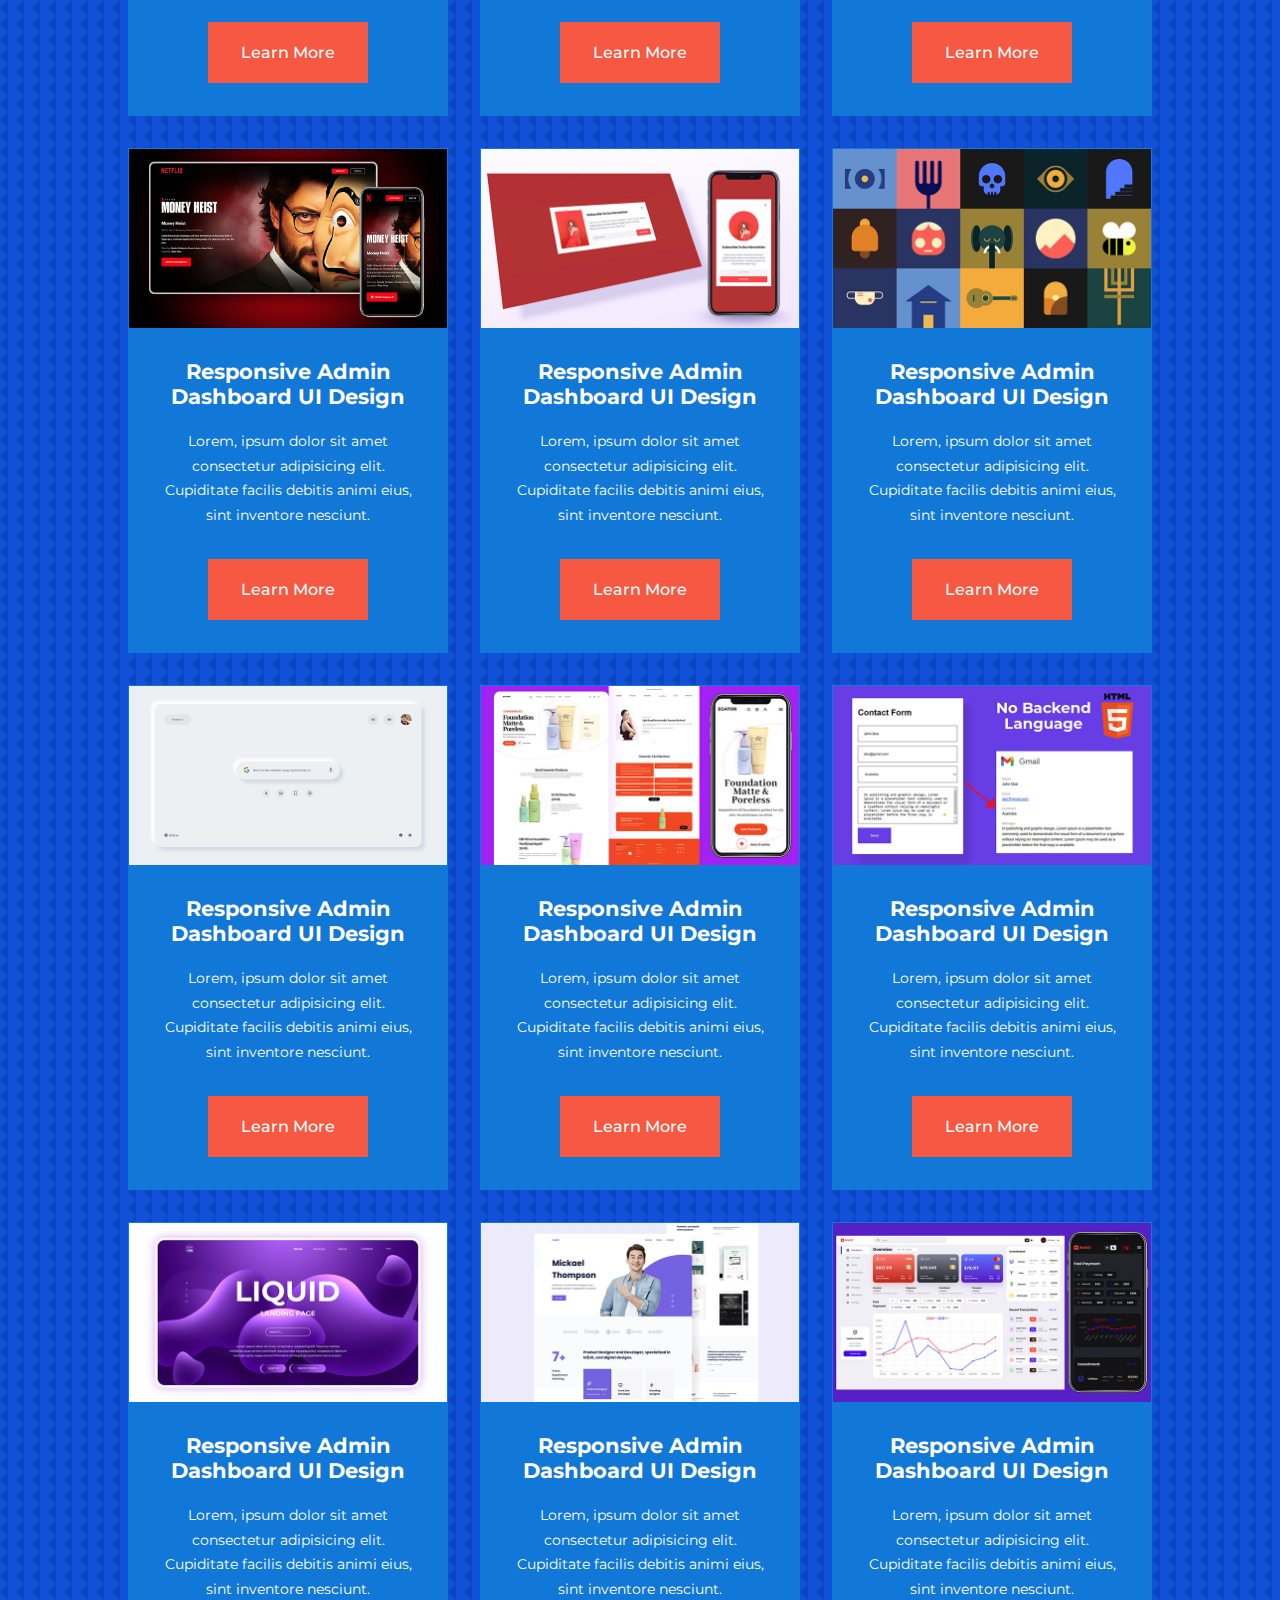
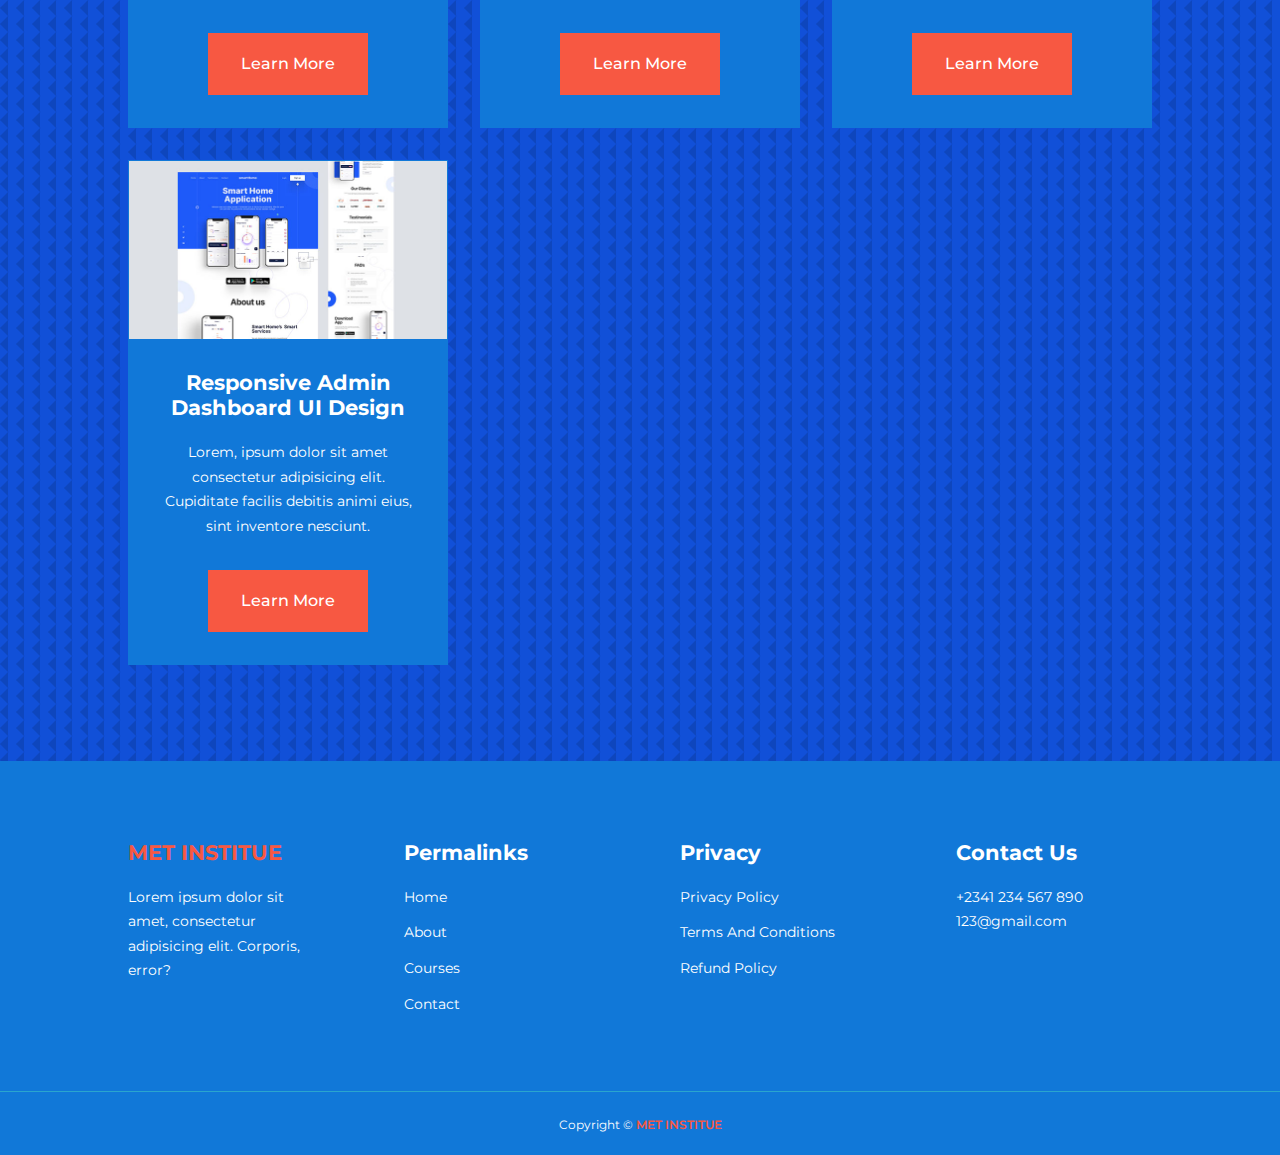
<file: courses.html>
<!DOCTYPE html>
<html lang="en">
<head>
    <meta charset="UTF-8">
    <meta name="viewport" content="width=device-width, initial-scale=1.0">
    <title>MET INSTITUTE</title>
    <link rel="stylesheet" href="./css/style.css">
    <link rel="stylesheet" href="./css/about.css">
    <style>
        body {
            background-image: url(image/bg-texture.png);
        }
    </style>
    <style>
        .courses {
            margin-top: 1rem;
        }
    </style>
    <link rel="stylesheet" href="https://unicons.iconscout.com/release/v4.0.8/css/line.css">
    <link rel="preconnect" href="https://fonts.googleapis.com">
<link rel="preconnect" href="https://fonts.gstatic.com" crossorigin>
<link href="https://fonts.googleapis.com/css2?family=Montserrat:ital,wght@0,300;0,400;0,600;0,700;1,800&family=Nunito:ital,wght@0,400;0,600;0,800;1,700&family=Poppins:ital,wght@0,200;0,400;0,500;1,200&display=swap" rel="stylesheet">
 
</head>
<body>
    <nav>
        <div class="container nav-container">
            <a href="index.html"><h4>MET INSTITUE</h4></a>
                <ul class="nav-menu">
                    <li><a href="index.html">Home</a></li>
                    <li><a href="about.html">About</a></li>
                    <li><a href="courses.html">Courses</a></li>
                    <li><a href="contact.html">Contact</a></li>
                </ul>
                <button id="open-menu-btn"><i class="uil uil-bars"></i></button>
                <button id="close-menu-btn"><i class="uil uil-multiply"></i></button>
        </div>
    </nav>




    <section class="courses">
        <div class="container courses_container">
            <article class="course">
                <div class="course_image">
                    <img src="image/course1.jpg">
                </div>
                <div class="course-info">
                    <h4>Responsive Social Media Website UI Design</h4>
                    <p>
                        Lorem, ipsum dolor sit amet consectetur adipisicing elit. Cupiditate facilis debitis animi eius, sint inventore nesciunt.
                    </p>
                <a href="courses.html" class="btn btn-primary">Learn More</a>
                </div>
            </article>

            <article class="course">
                <div class="course_image">
                    <img src="image/course2.jpg">
                </div>
                <div class="course-info">
                    <h4>Responsive SmartHome Website Design</h4>
                    <p>
                       Lorem, ipsum dolor sit amet consectetur adipisicing elit. Cupiditate facilis debitis animi eius, sint inventore nesciunt.
                    </p>
                <a href="courses.html" class="btn btn-primary">Learn More</a>
                </div>
            </article>

            <article class="course">
                <div class="course_image">
                    <img src="image/course3.jpg">
                </div>
                <div class="course-info">
                    <h4>Responsive Admin Dashboard UI Design</h4>
                    <p>
                        Lorem, ipsum dolor sit amet consectetur adipisicing elit. Cupiditate facilis debitis animi eius, sint inventore nesciunt.
                    </p>
                <a href="courses.html" class="btn btn-primary">Learn More</a>
                </div>
            </article>

            <article class="course">
                <div class="course_image">
                    <img src="image/course4.jpg">
                </div>
                <div class="course-info">
                    <h4>Responsive Admin Dashboard UI Design</h4>
                    <p>
                        Lorem, ipsum dolor sit amet consectetur adipisicing elit. Cupiditate facilis debitis animi eius, sint inventore nesciunt.
                    </p>
                <a href="courses.html" class="btn btn-primary">Learn More</a>
                </div>
            </article>

            <article class="course">
                <div class="course_image">
                    <img src="image/course5.jpg">
                </div>
                <div class="course-info">
                    <h4>Responsive Admin Dashboard UI Design</h4>
                    <p>
                        Lorem, ipsum dolor sit amet consectetur adipisicing elit. Cupiditate facilis debitis animi eius, sint inventore nesciunt.
                    </p>
                <a href="courses.html" class="btn btn-primary">Learn More</a>
                </div>
            </article>

            <article class="course">
                <div class="course_image">
                    <img src="image/course6.jpg">
                </div>
                <div class="course-info">
                    <h4>Responsive Admin Dashboard UI Design</h4>
                    <p>
                        Lorem, ipsum dolor sit amet consectetur adipisicing elit. Cupiditate facilis debitis animi eius, sint inventore nesciunt.
                    </p>
                <a href="courses.html" class="btn btn-primary">Learn More</a>
                </div>
            </article>

            <article class="course">
                <div class="course_image">
                    <img src="image/course3.jpg">
                </div>
                <div class="course-info">
                    <h4>Responsive Admin Dashboard UI Design</h4>
                    <p>
                        Lorem, ipsum dolor sit amet consectetur adipisicing elit. Cupiditate facilis debitis animi eius, sint inventore nesciunt.
                    </p>
                <a href="courses.html" class="btn btn-primary">Learn More</a>
                </div>
            </article>

            <article class="course">
                <div class="course_image">
                    <img src="image/course7.jpg">
                </div>
                <div class="course-info">
                    <h4>Responsive Admin Dashboard UI Design</h4>
                    <p>
                        Lorem, ipsum dolor sit amet consectetur adipisicing elit. Cupiditate facilis debitis animi eius, sint inventore nesciunt.
                    </p>
                <a href="courses.html" class="btn btn-primary">Learn More</a>
                </div>
            </article>

            <article class="course">
                <div class="course_image">
                    <img src="image/course8.jpg">
                </div>
                <div class="course-info">
                    <h4>Responsive Admin Dashboard UI Design</h4>
                    <p>
                        Lorem, ipsum dolor sit amet consectetur adipisicing elit. Cupiditate facilis debitis animi eius, sint inventore nesciunt.
                    </p>
                <a href="courses.html" class="btn btn-primary">Learn More</a>
                </div>
            </article>

            <article class="course">
                <div class="course_image">
                    <img src="image/course9.jpg">
                </div>
                <div class="course-info">
                    <h4>Responsive Admin Dashboard UI Design</h4>
                    <p>
                        Lorem, ipsum dolor sit amet consectetur adipisicing elit. Cupiditate facilis debitis animi eius, sint inventore nesciunt.
                    </p>
                <a href="courses.html" class="btn btn-primary">Learn More</a>
                </div>
            </article>

            <article class="course">
                <div class="course_image">
                    <img src="image/course10.jpg">
                </div>
                <div class="course-info">
                    <h4>Responsive Admin Dashboard UI Design</h4>
                    <p>
                        Lorem, ipsum dolor sit amet consectetur adipisicing elit. Cupiditate facilis debitis animi eius, sint inventore nesciunt.
                    </p>
                <a href="courses.html" class="btn btn-primary">Learn More</a>
                </div>
            </article>

            <article class="course">
                <div class="course_image">
                    <img src="image/course11.jpg">
                </div>
                <div class="course-info">
                    <h4>Responsive Admin Dashboard UI Design</h4>
                    <p>
                        Lorem, ipsum dolor sit amet consectetur adipisicing elit. Cupiditate facilis debitis animi eius, sint inventore nesciunt.
                    </p>
                <a href="courses.html" class="btn btn-primary">Learn More</a>
                </div>
            </article>

            <article class="course">
                <div class="course_image">
                    <img src="image/course12.jpg">
                </div>
                <div class="course-info">
                    <h4>Responsive Admin Dashboard UI Design</h4>
                    <p>
                        Lorem, ipsum dolor sit amet consectetur adipisicing elit. Cupiditate facilis debitis animi eius, sint inventore nesciunt.
                    </p>
                <a href="courses.html" class="btn btn-primary">Learn More</a>
                </div>
            </article>

            <article class="course">
                <div class="course_image">
                    <img src="image/course13.jpg">
                </div>
                <div class="course-info">
                    <h4>Responsive Admin Dashboard UI Design</h4>
                    <p>
                        Lorem, ipsum dolor sit amet consectetur adipisicing elit. Cupiditate facilis debitis animi eius, sint inventore nesciunt.
                    </p>
                <a href="courses.html" class="btn btn-primary">Learn More</a>
                </div>
            </article>

            <article class="course">
                <div class="course_image">
                    <img src="image/course14.jpg">
                </div>
                <div class="course-info">
                    <h4>Responsive Admin Dashboard UI Design</h4>
                    <p>
                        Lorem, ipsum dolor sit amet consectetur adipisicing elit. Cupiditate facilis debitis animi eius, sint inventore nesciunt.
                    </p>
                <a href="courses.html" class="btn btn-primary">Learn More</a>
                </div>
            </article>

            <article class="course">
                <div class="course_image">
                    <img src="image/course15.jpg">
                </div>
                <div class="course-info">
                    <h4>Responsive Admin Dashboard UI Design</h4>
                    <p>
                        Lorem, ipsum dolor sit amet consectetur adipisicing elit. Cupiditate facilis debitis animi eius, sint inventore nesciunt.
                    </p>
                <a href="courses.html" class="btn btn-primary">Learn More</a>
                </div>
            </article>

            <article class="course">
                <div class="course_image">
                    <img src="image/course16.jpg">
                </div>
                <div class="course-info">
                    <h4>Responsive Admin Dashboard UI Design</h4>
                    <p>
                        Lorem, ipsum dolor sit amet consectetur adipisicing elit. Cupiditate facilis debitis animi eius, sint inventore nesciunt.
                    </p>
                <a href="courses.html" class="btn btn-primary">Learn More</a>
                </div>
            </article>

            <article class="course">
                <div class="course_image">
                    <img src="image/course17.jpg">
                </div>
                <div class="course-info">
                    <h4>Responsive Admin Dashboard UI Design</h4>
                    <p>
                        Lorem, ipsum dolor sit amet consectetur adipisicing elit. Cupiditate facilis debitis animi eius, sint inventore nesciunt.
                    </p>
                <a href="courses.html" class="btn btn-primary">Learn More</a>
                </div>
            </article>

            <article class="course">
                <div class="course_image">
                    <img src="image/course18.jpg">
                </div>
                <div class="course-info">
                    <h4>Responsive Admin Dashboard UI Design</h4>
                    <p>
                        Lorem, ipsum dolor sit amet consectetur adipisicing elit. Cupiditate facilis debitis animi eius, sint inventore nesciunt.
                    </p>
                <a href="courses.html" class="btn btn-primary">Learn More</a>
                </div>
            </article>
        </div>
    </section>









    <footer class="footer">
        <div class="container footer_container">
            <div class="footer_1">
                <a href="index.html" class="footer_logo"><h4>MET INSTITUE</h4></a>
                <p>
                    Lorem ipsum dolor sit amet, consectetur adipisicing elit. Corporis, error?
                </p>
            </div>

            <div class="footer_2">
              <h4>Permalinks</h4>
              <ul class="permalinks">
                <li><a href="index.html">Home</a></li>
                <li><a href="about.html">About</a></li>
                <li><a href="courses.html">Courses</a></li>
                <li><a href="contact.html">Contact</a></li>
              </ul>
            </div>


            <div class="footer_3">
                <h4>Privacy</h4>
                <ul class="privacy">
                    <li><a href="#">Privacy Policy</a></li>
                    <li><a href="#">Terms And Conditions</a></li>
                    <li><a href="#">Refund Policy</a></li>
                </ul>
            </div>


            <div class="footer_4">
                <h4>Contact Us</h4>
                <div>
                    <p>+2341 234 567 890</p>
                    <p>123@gmail.com</p>
                </div>

                <ul class="footer_socials">
                    <li>
                        <a href="#"><i class="uil uil-facebook-f"></i></a>
                    </li>
                    <li>
                        <a href="#"><i class="uil uil-instagram-alt"></i></a>
                    </li>
                    <li>
                        <a href="#"><i class="uil uil-twitter"></i></a>
                    </li>
                    <li>
                        <a href="#"><i class="uil uil-linkedin-alt"></i></a>
                    </li>
                    <li>
                        <a href="#"><i class="uil uil-whatsapp"></i></a>
                    </li>
                </ul>
            </div>     
        </div>
        <div class="footer_copyright">
            <small>Copyright &copy; <a href="index.html">MET INSTITUE</a></small>
        </div>
    </footer>




    <script src="main.js"></script>




</body>
</html>
</file>
<file: css/style.css>
* {
    margin: 0;
    padding: 0;
    border: 0;
    outline: 0;
    text-decoration: none;
    list-style: none;
    box-sizing: border-box;
}
:root {
    --color-primary: #180c85;
    --color-success: #00bf8e;
    --color-warning: #f7c54b;
    --color-danger: #f75842;
    --color-danger-varient: rgba(247, 88, 66, 0.4);
    --color-white: #fff;
    --color-light: rgba(255, 255, 255, 0.7);
    --color-black: #000;
    --color-bg: rgb(17, 80, 216);
    --color-bg1: rgb(17, 120, 216);
    --color-bg2: rgb(42, 165, 206);

    --container-width-lg: 80%;
    --container-width-md: 90%;
    --container-width-sm: 94%;

    --transition: all 400ms ease;
}

body {
    font-family: 'Montserrat', sans-serif;
    line-height: 1.7;
    color: var(--color-white);
    background: var(--color-bg);
}
.container {
    width: var(--container-width-lg);
    margin: 0 auto;
}
section {
    padding: 6rem 0;
}
section h2 {
    text-align: center;
    margin-bottom: 4rem;
}
h1, h2, h3, h4, h5 {
    line-height: 1.2;
}
h1 {
    font-size: 2.4rem;
}
h2 {
    font-size: 2rem;
}
h3 {
    font-size: 1.6rem;
}
h4 {
    font-size: 1.3rem;
}
a {
    color: var(--color-white);
}
img {
    width: 100%;
    display: block;
    object-fit: cover;
}
.btn {
    display: inline-block;
    background: var(--color-white);
    color: var(--color-black);
    padding: 1rem 2rem;
    border: 1px solid transparent;
    font-weight: 500;
    transition: var(--transition);
}
.btn:hover {
    background: transparent;
    color: var(--color-white);
    border-color: var(--color-white);
}
.btn-primary {
    background: var(--color-danger);
    color: var(--color-white);
}
nav {
    background: transparent;
    width: 100vw;
    height: 5rem;
    position: fixed;
    top: 0;
    z-index: 11;
}
.window-scroll {
    background: var(--color-primary);
    box-shadow: 0 1rem 2rem rgba(0, 0, 0, 0.2);
}
.nav-container {
    height: 100%;
    display: flex;
    justify-content: space-between;
    align-items: center;
}
.nav-container h4 {
    color: var(--color-danger);
}
nav button {
    display: none;
}
.nav-menu {
    display: flex;
    align-items: center;
    gap: 4rem;
}
.nav-menu a {
    font-size: 0.9rem;
    transition: var(--transition);
}
.nav-menu a:hover {
    color: var(--color-bg2);
}
header {
    position: relative;
    top: 5rem;
    overflow: hidden;
    height: 70vh;
    margin-bottom: 5rem;
}
.header_container {
    display: grid;
    grid-template-columns: 1fr 1fr;
    align-items: center;
    gap: 5rem;
    height: 100%;
}
.header_left p {
    margin: 1rem 0 2.4rem;
}
.categories {
    background: var(--color-bg1);
    height: 32rem;
}
.categories h1 {
    line-height: 1;
    margin-bottom: 3rem;
}
.categories_container {
    display: grid;
    grid-template-columns: 40% 60%;
}
.categories_left {
    margin-right: 4rem;
}
.categories_left p {
    margin: 1rem 0 3rem;
}
.categories_right {
    display: grid;
    grid-template-columns: repeat(3, 1fr);
    gap: 1.2rem;
}
.category {
    background: var(--color-bg2);
    padding: 2rem;
    border-radius: 2rem;
    transition: var(--transition);
}
.category:hover{
    box-shadow: 0 3rem 3rem rgba(0, 0, 0, 0.3);
    scale: 1.1;
    z-index: 1;
}
.category:nth-child(2) .category_icon {
    background: var(--color-danger);
}
.category:nth-child(3) .category_icon {
    background: var(--color-success);
}
.category:nth-child(4) .category_icon {
    background: var(--color-warning);
}
.category:nth-child(5) .category_icon {
    background: var(--color-success);
}
.category_icon {
    background: var(--color-primary);
    padding: 0.7rem;
    border-radius: 0.9rem;
}
.category h5 {
    margin: 2rem 0 1rem;
}
.category p {
    font-size: 0.85rem;
}
.courses {
    margin-top: 10rem;
}
.courses_container {
    display: grid;
    grid-template-columns: repeat(3, 1fr);
    gap: 2rem;
}
.course {
    background: var(--color-bg1);
    text-align: center;
    border: 1px solid transparent;
    transition: var(--transition);
}
.course:hover {
    background: transparent;
    border-color: var(--color-primary);
}
.course-info {
    padding: 2rem;
}
.course-info p {
    margin: 1.2rem 0 2rem;
    font-size: 0.9rem;
}
.faqs {
    background: var(--color-bg1);
    box-shadow: inset 0 0 3rem rgba(0, 0, 0, 0.5);
}
.faqs_container {
    display: grid;
    grid-template-columns: 1fr 1fr;
    gap: 1rem;
}
.faq {
    padding: 2rem;
    display: flex;
    align-items: center;
    gap: 1.4rem;
    height: fit-content;
    background: var(--color-primary);
    cursor: pointer;
}
.faq h4 {
    font-size: 1rem;
    line-height: 2.2;
}
.faq_icon {
    align-self: flex-start;
    font-size: 1.2rem;
}
.faq p {
    margin-top: 0.8rem;
    display: none;
}
.faq.open p {
    display: block;
}
.testimonials_container {
    overflow-x: hidden;
    position: relative;
    margin-bottom: 5rem;
}
.testimonial {
    padding-top: 2rem;
}
.avatar {
    width: 6rem;
    height: 6rem;
    border-radius: 50%;
    overflow: hidden;
    margin: 0 auto 1rem;
    border: 1rem solid var(--color-bg1);
}
.testimonial_info {
    text-align: center;
}
.testimonial_body {
    background: var(--color-primary);
    padding: 2rem;
    margin-top: 3rem;
    position: relative;
}
.testimonial_body::before {
    content: "";
    display: block;
    background: linear-gradient(135deg, transparent, var(--color-primary), var(--color-primary), var(--color-primary));
    width: 3rem;
    height: 3rem;
    position: absolute;
    left: 48%;
    top: -1.5rem;
    transform: rotate(45deg);
}
footer {
    background: var(--color-bg1);
    padding-top: 5rem;
    font-size: 0.9rem;
}
.footer_logo h4 {
    color: var(--color-danger);
}
.footer_container {
    display: grid;
    grid-template-columns: repeat(4, 1fr);
    gap:  5rem;
}
.footer_container > div h4 {
    margin-bottom: 1.2rem;
}
.footer_1 p {
    margin: 0 0 2rem;
}
footer ul li {
    margin-bottom: 0.7rem;
}
footer ul li a:hover {
    text-decoration: underline;
}
.footer_socials {
    display: flex;
    gap: 1rem;
    font-size: 1.2rem;
    margin-top: 2rem;
}
.footer_copyright {
    display: block;
    text-align: center;
    margin-top: 4rem;
    padding: 1.2rem 0;
    border-top: 1px solid var(--color-bg2);
}
.footer_copyright a {
    color: var(--color-danger);
    font-weight: 600;
}
@media screen and (max-width: 1024px) {
    .container {
        width: var(--container-width-md);
    }
    h1 {
        font-size: 2.2rem;
    }
    h2 {
        font-size: 1.7rem;
    }
    h3 {
        font-size: 1.4rem;
    }
    h4 {
        font-size: 1.2rem;
    }
    nav button {
        display: inline-block;
        background: transparent;
        font-size: 1.8rem;
        color: var(--color-white);
        cursor: pointer;
    }
    nav button#close-menu-btn {
        display: none;
    }
    .nav-menu {
        position: fixed;
        top: 5rem;
        right: 5%;
        height: fit-content;
        width: 18rem;
        flex-direction: column;
        gap: 0;
        display: none;
    }
    .nav-menu li {
        width: 100%;
        height: 5.8rem;
        animation: animateNavItems 400ms linear forwards;
        transform-origin: top right;
        opacity: 0;
    }
    .nav-menu li:nth-child(2) {
        animation-delay: 200ms;
    }

    .nav-menu li:nth-child(3) {
        animation-delay: 400ms;
    }

    .nav-menu li:nth-child(4) {
        animation-delay: 600ms;
    }
    @keyframes animateNavItems {
        0% {
            transform: rotateZ(-90deg) rotateX(90deg) scale(0.1);
        }
        100% {
            transform: rotateZ(0) rotateX(0) scale(1);
            opacity: 1;
        }
    }
    .nav-menu li a {
        background: var(--color-primary);
        box-shadow: -4rem 6rem 10rem rgba(0, 0, 0, 0.6);
        width: 100%;
        height: 100%;
        display: grid;
        place-items: center;
    }
    .nav-menu li a:hover {
        background: var(--color-bg2);
        color: var(--color-white);
    }
    header {
        height: 52vh;
        margin-bottom: 4rem;
    }
    .header_container {
        gap: 0;
        padding-bottom: 3rem;
    }
    .categories {
        height: auto;
    }
    .categories_container {
        grid-template-columns: 1fr;
        gap: 3rem;
    }
    .categories_left {
        margin-right: 0;
    }
    .courses {
        margin-top: 0;
    }
    .courses_container {
        grid-template-columns: 1fr 1fr;
    }
    .faqs_container {
        grid-template-columns: 1fr;
    }
    .faq {
        padding: 1.5rem;
    }
    .footer_container {
        grid-template-columns: 1fr 1fr;
    }
}
@media screen and (max-width: 600px) {
    .container {
        width: var(--container-width-sm);
    }
    .nav-menu {
        right: 3%;
    }
    header {
        height: 100vh;
    }
    .header_container {
        grid-template-columns: 1fr;
        text-align: center;
        margin-top: 0;
    }
    .header_left p {
        margin-bottom: 1.3rem;
    }
    .categories_right {
        grid-template-columns: 1fr 1fr;
        gap: 0.7rem;
    }
    .category {
        padding: 1rem;
        border-radius: 1rem;
    }
    .category_icon {
        margin-top: 4px;
        display: inline-block;
    }
    .courses_container {
        grid-template-columns: 1fr;
    }
    .testimonial_body {
        padding: 1.2rem;
    }
    .footer_container {
        grid-template-columns: 1fr;
        text-align: center;
        gap: 2rem;
    }
    .footer_1 p {
        margin: 1rem auto;
    }
    .footer_socials {
        justify-content: center;
    }
}
</file>
<file: css/about.css>
.about_achievement{
    margin-top: 3rem;
}
.about_achievements-container {
    display: grid;
    grid-template-columns: 40% 60%;
    gap: 5rem;
}
.about_achievements-right > p {
    margin: 1.5rem 0 2.5rem;
}
.achievement_cards {
    display: grid;
    grid-template-columns: repeat(3, 1fr);
    gap: 1.5rem;
}
.archievement_card {
    background: var(--color-bg1);
    padding: 1.6rem;
    border-radius: 1rem;
    text-align: center;
    transition: var(--transition);
}
.archievement_card:hover {
    background: var(--color-bg2);
    box-shadow: 0 3rem 3rem rgba(0, 0, 0, 0.3);
}
.achievement_icon {
    background: var(--color-success);
    padding: 0.6rem;
    border-radius: 1rem;
    display: inline-block;
    margin-bottom: 2rem;
    font-size: 2rem;
}
.archievement_card:nth-child(2) .achievement_icon {
    background: var(--color-danger);
}
.archievement_card:nth-child(3) .achievement_icon {
    background: var(--color-warning);
}
.achievement_card p {
    margin-top: 1rem;
}

.team {
    background: var(--color-bg1);
    box-shadow: inset 0 0 3rem rgba(0, 0, 0, 0.5);
}
.team_container {
    display: grid;
    grid-template-columns: repeat(4, 1fr);
    gap: 2rem;
}
.team_member {
    background: var(--color-bg2);
    padding: 2rem;
    border: 1px solid transparent;
    transition: var(--transition);
    position: relative;
    overflow: hidden;
}
.team_member:hover {
    background: transparent;
    border-color: var(--color-primary);
}
.team_member-image img{
    filter: saturate(0);
}
.team_member:hover img {
    filter: saturate(1);
}
.team_member-info * {
    text-align: center;
    margin-top: 1.4rem;
}
.team_member-info p {
    color: var(--color-light);
}
.team_member-socials {
    position: absolute;
    top: 50%;
    transform: translateY(-50%);
    right: -100%;
    display: flex;
    flex-direction: column;
    background: var(--color-primary);
    border-radius: 1rem 0 0 1rem;
    box-shadow: -2rem 0 2rem rgba(0, 0, 0, 0.3);
    transition: var(--transition);
}
.team_member:hover .team_member-socials {
    right: 0;
}
.team_member-socials a {
    padding: 1rem;
}
@media screen and (max-width: 1024px) {
    .about_achievements {
        margin-top: 2rem;
    }
    .about_achievements-container {
        grid-template-columns: 1fr;
        gap: 4rem;
    }
    .about_achievements-left {
        width: 80%;
        margin: 0 auto;
    }
    .team_container {
        grid-template-columns: repeat(3, 1fr);
        gap: 1.5rem;
    }
    .team_member {
        padding: 1rem;
    }
    
}
@media screen and (max-width: 600px) {
    .achievements_card {
        grid-template-columns: 1fr 1fr;
        gap: 0.7rem;
    }
    .team_container {
        grid-template-columns: 1fr 1fr;
        gap: 0.7rem;
    }
    .team_member {
        padding: 0;
    }
    .team_member p {
        margin-bottom: 1.5rem;
    }
}
</file>
<file: css/contact.css>
.content_container {
    background: var(--color-bg1);
    padding: 4rem;
    display: grid;
    grid-template-columns: 40% 60%;
    gap: 4rem;
    height: 30rem;
    margin: 7rem auto;
    border-radius: 1rem;
}
.contact_aside {
    background: var(--color-primary);
    padding: 3rem;
    border-radius: 1rem;
    position: relative;
    bottom: 10rem;
}
.aside_image {
    width: 12rem;
    margin-bottom: 2rem;
}
.contact_aside h2 {
    text-align: left;
    margin-bottom: 1rem;
}
.contact_aside p {
    font-size: 0.9rem;
    margin-bottom: 2rem;
}
.contact_details li {
    display: flex;
    gap: 1rem;
    align-items: center;
    margin-bottom: 1rem;
}
.contact_socials {
    display: flex;
    gap: 0.8rem;
    margin-top: 3rem;
}
.contact_socials a {
    background: var(--color-bg2);
    padding: 0.5rem;
    border-radius: 50%;
    font-size: 1.1rem;
    transition: var(--transition);
}
.contact_socials a:hover {
    background: var(--color-danger);
}
.contact_form {
    display: flex;
    flex-direction: column;
    gap: 1.2rem;
    margin-right: 4rem;
}
.form_name {
    display: flex;
    gap: 1.2rem;
}
.contact_form input[type="text"] {
    width: 50%;
}
input, textarea {
    width: 100%;
    padding: 1rem;
    background: var(--color-primary);
    color: var(--color-white);
}
.contact_form .btn {
    width: max-content;
    margin-top: 1rem;
    cursor: pointer;
    align-self: center;
}
@media screen and (max-width: 1024px) {
    .contact {
        padding-bottom: 0;
    }
    .content_container {
        gap: 1.5rem;
        margin-top: 3rem;
        height: auto;
        padding: 1.5rem;
    }
    .contact_aside {
        width: auto;
        padding: 1.5rem;
        bottom: 0;
    }
    .contact_form {
        align-self: center;
        margin-right: 1.5rem;
    }
}
@media screen and (max-width: 600px) {
    .content_container {
        grid-template-columns: 1fr;
        gap: 3rem;
        margin-top: 0;
        padding: 0;
    }
    .contact_form {
        margin: 0 1.5rem 3rem;
    }
    .form_name {
        flex-direction: column;
    }
    .form_name input[type="text"] {
        width: 100%;
    }
}
</file>
